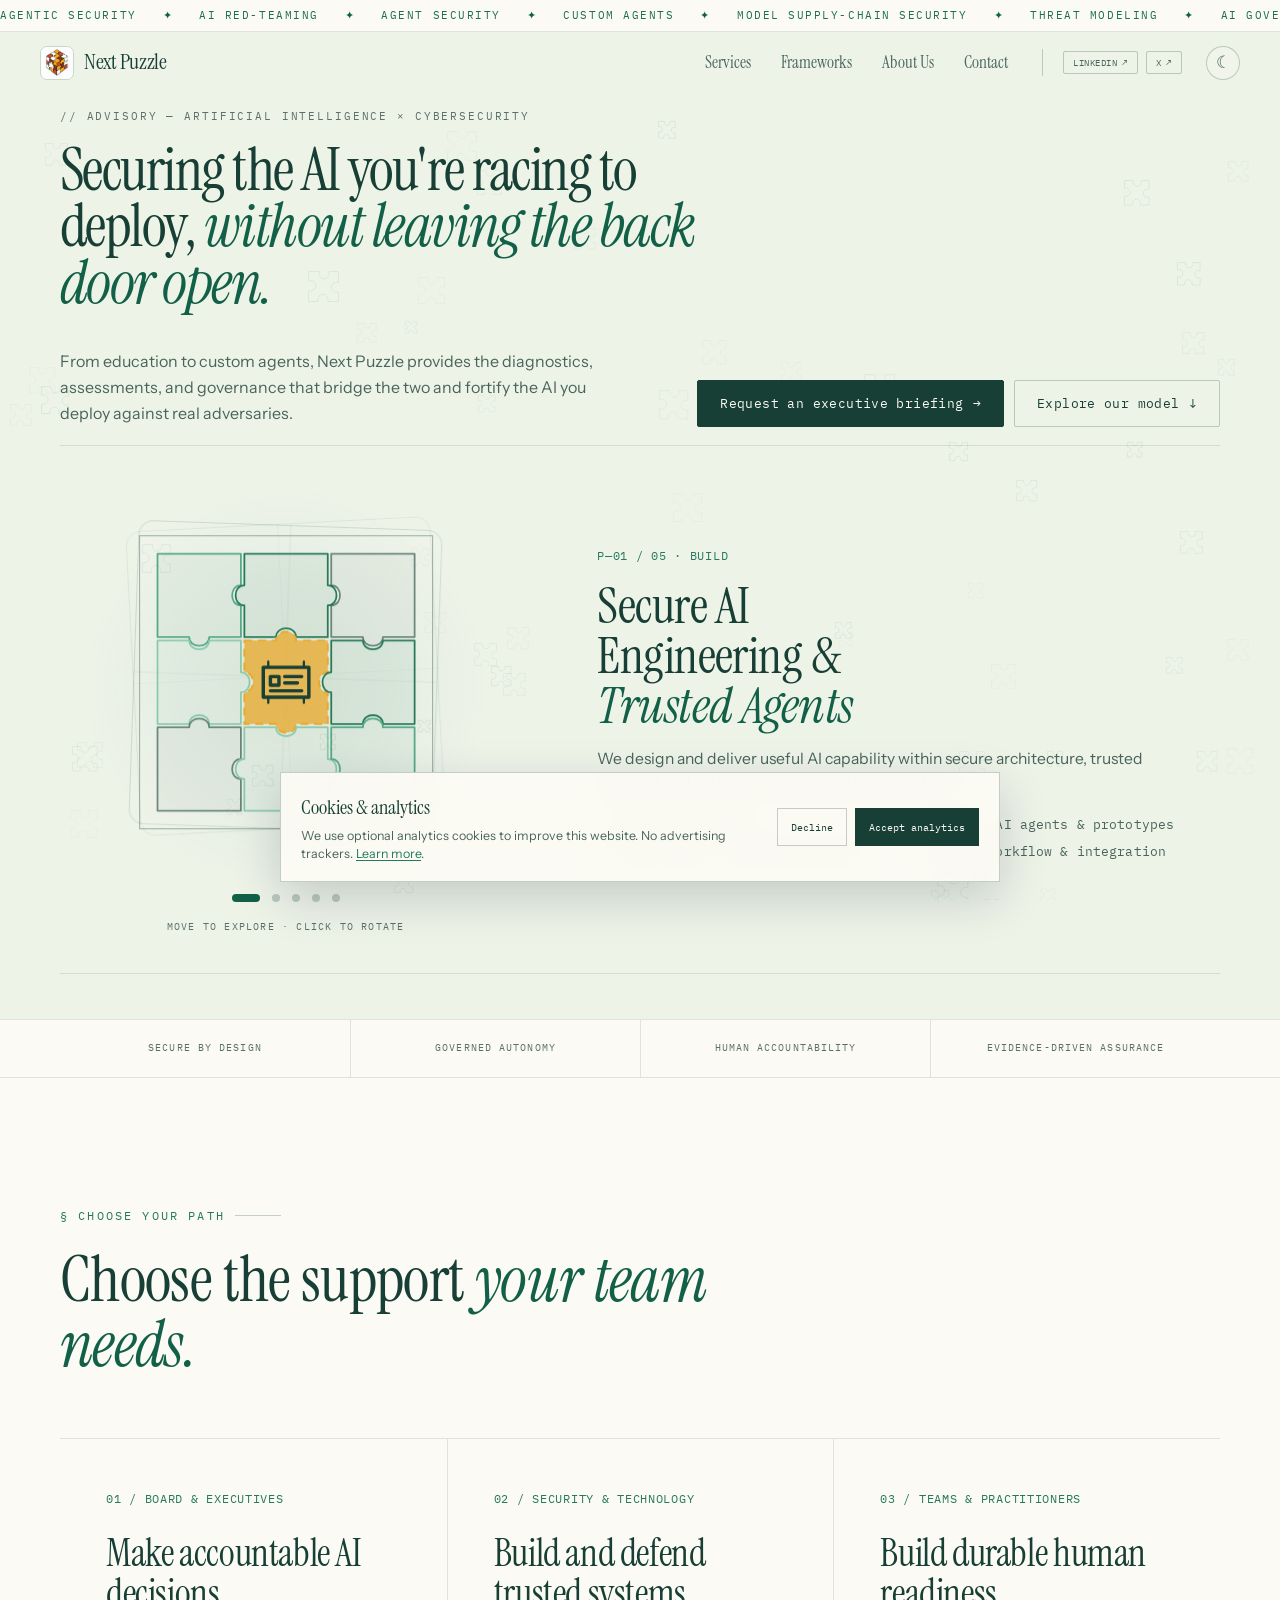
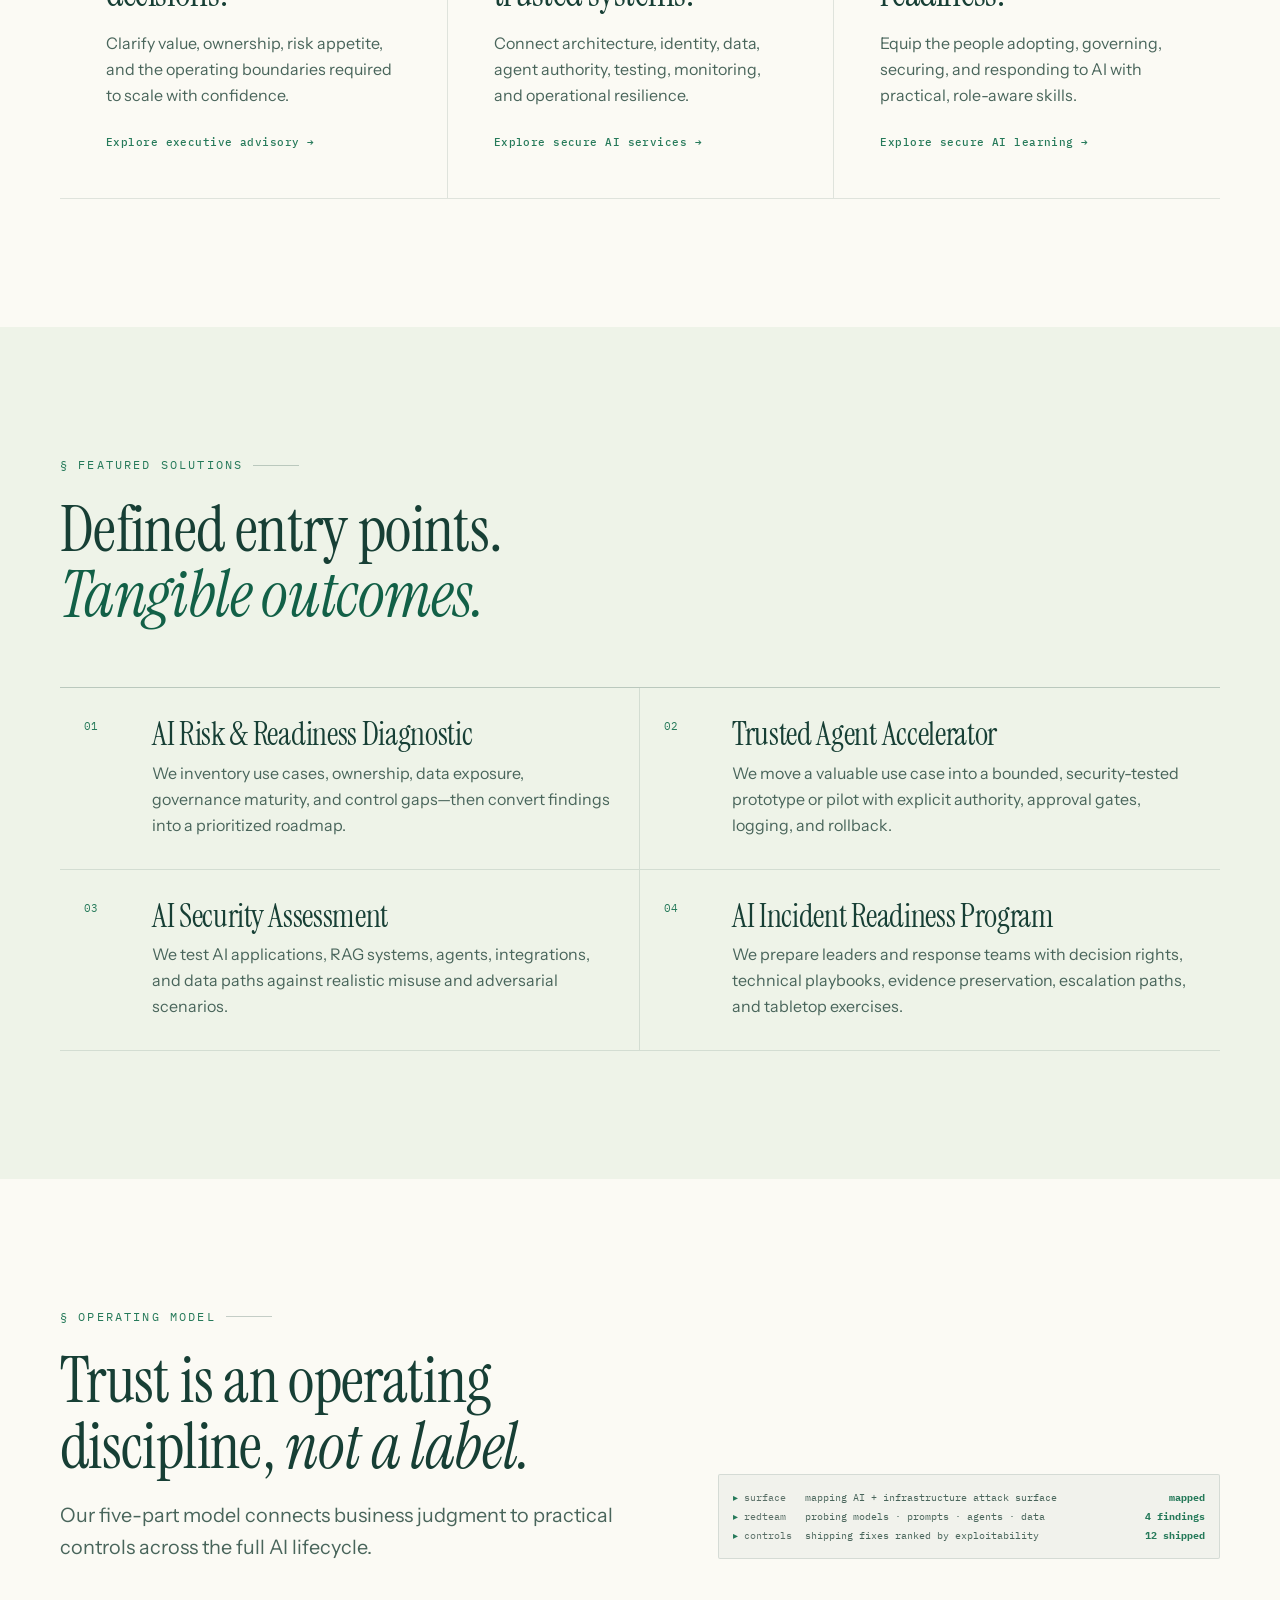
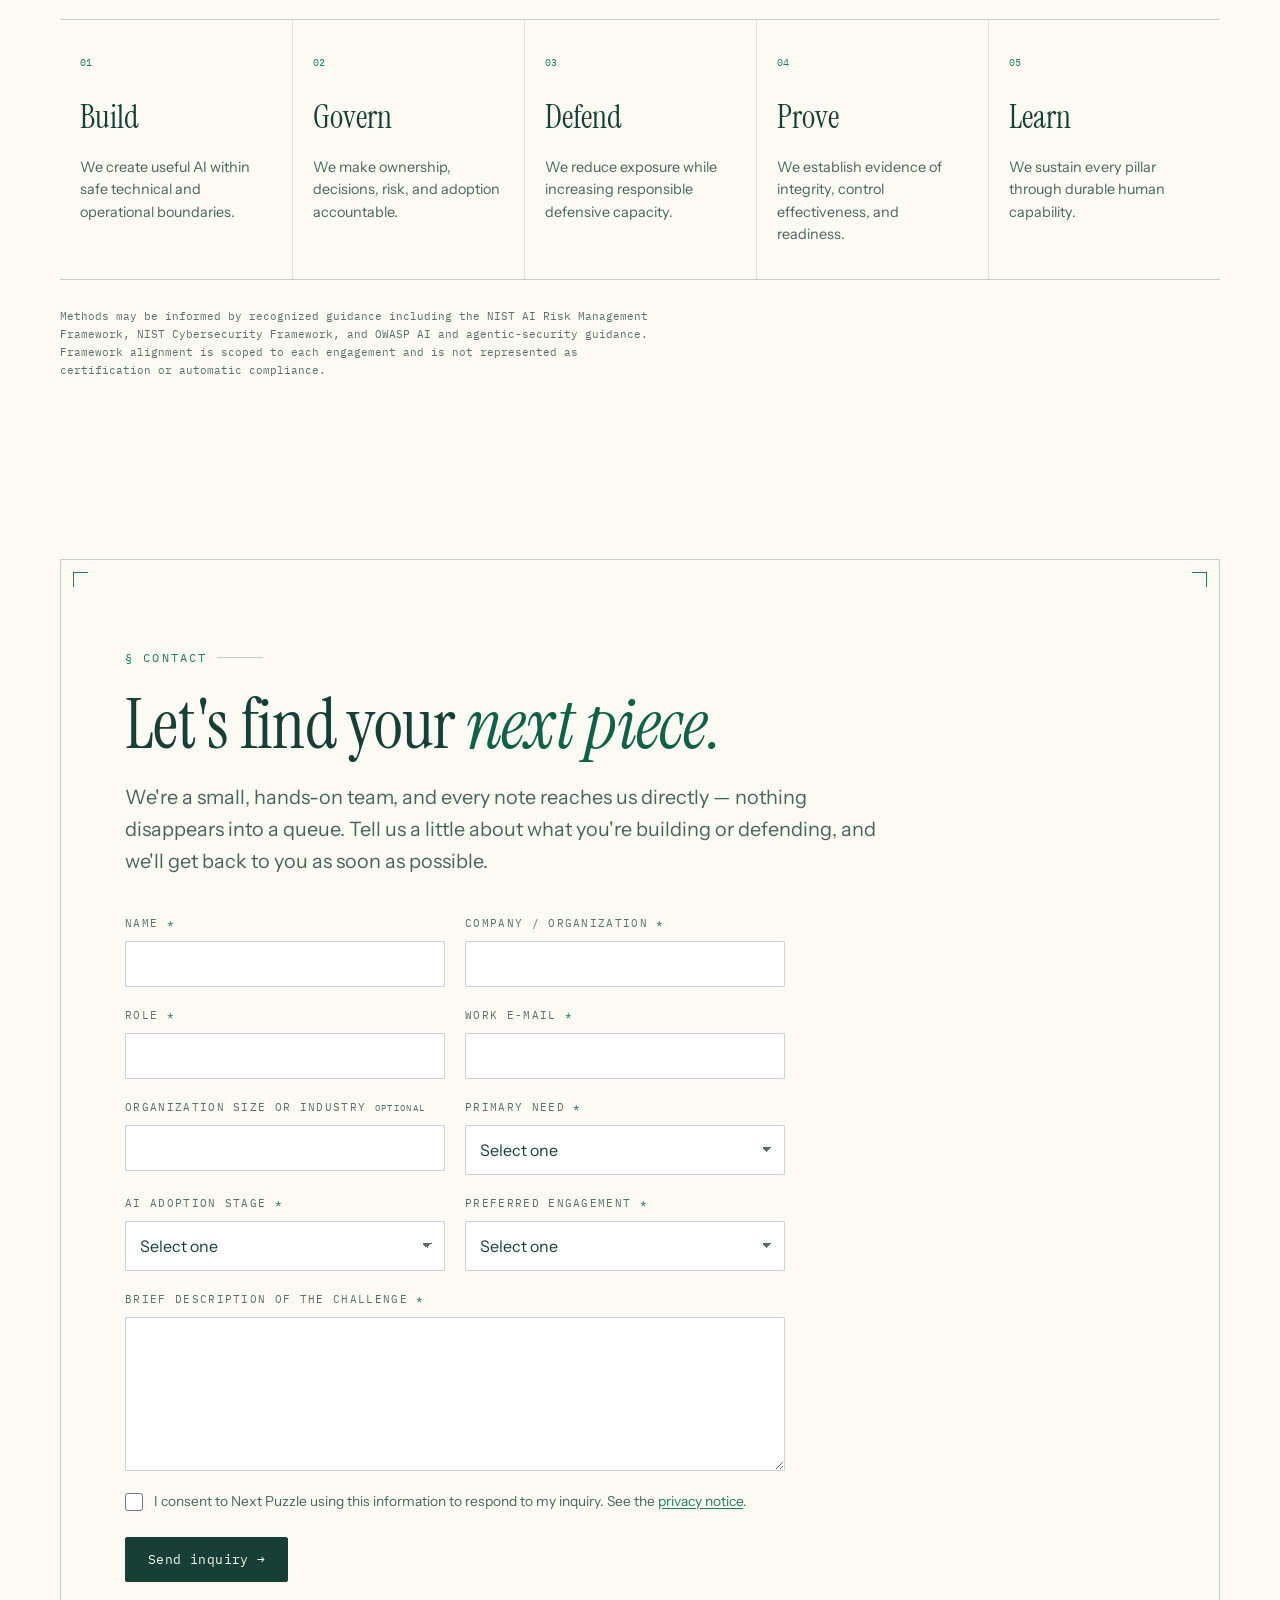
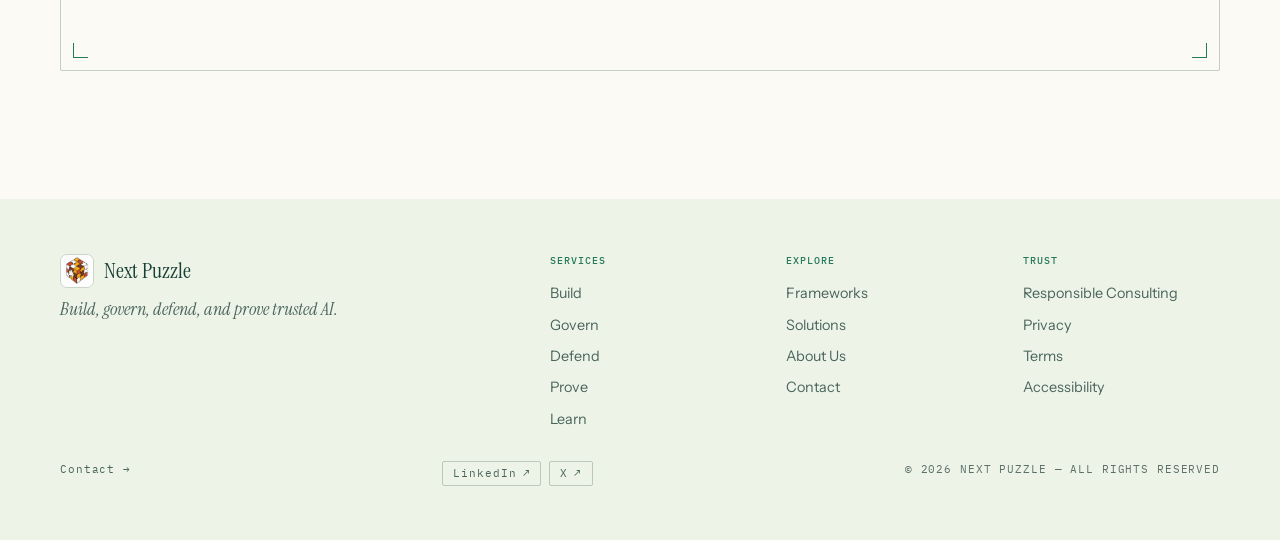
<file: index.html>
<!DOCTYPE html>
<html lang="en">
<head>
  <meta charset="UTF-8" />
  <meta name="viewport" content="width=device-width, initial-scale=1.0" />
  <title>Next Puzzle — AI × Cybersecurity Advisory</title>
  <meta name="description" content="Next Puzzle helps organizations build, govern, defend, and prove trusted AI through secure engineering, accountable governance, cyber resilience, and evidence-driven assurance." />
  <meta name="theme-color" content="#eef3e8" />
  <meta name="color-scheme" content="dark light" />

  <script>
    (function () {
      var saved = null;
      try { saved = localStorage.getItem('next-puzzle-theme'); } catch (e) {}
      var theme = saved || 'light';
      document.documentElement.setAttribute('data-theme', theme);
    }());
  </script>

  <meta property="og:title" content="Next Puzzle — AI × Cybersecurity Advisory" />
  <meta property="og:description" content="Build, govern, defend, and prove trusted AI with secure engineering, accountable governance, cyber resilience, and evidence-driven assurance." />
  <meta property="og:type" content="website" />
  <meta property="og:url" content="https://nextpuzzleai.com" />

  <link rel="icon" type="image/svg+xml" href="assets/favicon.svg" />
  <link rel="preconnect" href="https://fonts.googleapis.com" />
  <link rel="preconnect" href="https://fonts.gstatic.com" crossorigin />
  <link href="https://fonts.googleapis.com/css2?family=Instrument+Serif:ital@0;1&family=Instrument+Sans:ital,wght@0,400;0,500;0,600;1,400&family=IBM+Plex+Mono:wght@400;500;600&display=swap" rel="stylesheet" />
  <link rel="stylesheet" href="styles.css?v=20260908-07" />
</head>
<body>
  <div class="puzzle-field" id="puzzleField" aria-hidden="true"></div>
  <!-- scrolling capability ticker -->
  <div class="ticker" aria-hidden="true">
    <div class="ticker-track">
      <div class="ticker-group">
      <span>AGENTIC SECURITY</span><i>✦</i>
      <span>AI RED-TEAMING</span><i>✦</i>
      <span>AGENT SECURITY</span><i>✦</i>
      <span>CUSTOM AGENTS</span><i>✦</i>
      <span>MODEL SUPPLY-CHAIN SECURITY</span><i>✦</i>
      <span>THREAT MODELING</span><i>✦</i>
      <span>AI GOVERNANCE &amp; RISK</span><i>✦</i>
      <span>AI-DRIVEN DEFENSE</span><i>✦</i>
      <span>PROMPT-INJECTION DEFENSE</span><i>✦</i>
      <span>INTELLIGENT THREAT DETECTION</span><i>✦</i>
      <span>DATA &amp; MODEL INTEGRITY</span><i>✦</i>
      <span>AI INCIDENT RESPONSE</span><i>✦</i>
      <span>ADVERSARIAL ROBUSTNESS</span><i>✦</i>
      </div>
      <div class="ticker-group">
      <span>AGENTIC SECURITY</span><i>✦</i>
      <span>AI RED-TEAMING</span><i>✦</i>
      <span>AGENT SECURITY</span><i>✦</i>
      <span>CUSTOM AGENTS</span><i>✦</i>
      <span>MODEL SUPPLY-CHAIN SECURITY</span><i>✦</i>
      <span>THREAT MODELING</span><i>✦</i>
      <span>AI GOVERNANCE &amp; RISK</span><i>✦</i>
      <span>AI-DRIVEN DEFENSE</span><i>✦</i>
      <span>PROMPT-INJECTION DEFENSE</span><i>✦</i>
      <span>INTELLIGENT THREAT DETECTION</span><i>✦</i>
      <span>DATA &amp; MODEL INTEGRITY</span><i>✦</i>
      <span>AI INCIDENT RESPONSE</span><i>✦</i>
      <span>ADVERSARIAL ROBUSTNESS</span><i>✦</i>
      </div>
    </div>
  </div>

  <!-- nav -->
  <header class="nav" id="nav">
    <a href="#top" class="brand" aria-label="Next Puzzle home">
      <img class="brand-logo" src="assets/next-puzzle-logo.jpeg" alt="" width="40" height="40" />
      <span class="brand-name">Next&nbsp;Puzzle</span>
    </a>
    <nav class="nav-links" aria-label="Primary">
      <div class="nav-services">
        <a href="#services" aria-haspopup="true">Services</a>
        <div class="services-menu">
          <a href="#serviceExplorer" data-select-service="0"><b>Build</b><span>Secure engineering &amp; trusted agents</span></a>
          <a href="#serviceExplorer" data-select-service="1"><b>Govern</b><span>Executive advisory &amp; AI governance</span></a>
          <a href="#serviceExplorer" data-select-service="2"><b>Defend</b><span>Agent security &amp; cyber defense</span></a>
          <a href="#serviceExplorer" data-select-service="3"><b>Prove</b><span>Integrity, assurance &amp; trust</span></a>
          <a href="#serviceExplorer" data-select-service="4"><b>Learn</b><span>Secure AI learning &amp; readiness</span></a>
        </div>
      </div>
      <a href="#frameworks">Frameworks</a>
      <a href="about.html">About Us</a>
      <a href="#contact">Contact</a>
      <span class="nav-social">
        <a href="https://www.linkedin.com/company/linkedin.com-nextpuzzleai/" target="_blank" rel="noopener noreferrer" aria-label="Next Puzzle on LinkedIn (opens in a new tab)">LinkedIn <span aria-hidden="true">↗</span></a>
        <a href="https://x.com/nextpuzzleai" target="_blank" rel="noopener noreferrer" aria-label="Next Puzzle on X (opens in a new tab)">X <span aria-hidden="true">↗</span></a>
      </span>
    </nav>
    <button class="theme-toggle" id="themeToggle" type="button" aria-label="Switch to light theme" title="Switch to light theme">
      <span class="theme-icon theme-icon-light" aria-hidden="true">☼</span>
      <span class="theme-icon theme-icon-dark" aria-hidden="true">☾</span>
    </button>
    <button class="nav-toggle" id="navToggle" aria-label="Toggle menu" aria-expanded="false">MENU</button>
  </header>

  <main id="top">
    <!-- HERO -->
    <section class="hero" id="services">
      <span class="frame-mark tl" aria-hidden="true"></span>
      <span class="frame-mark tr" aria-hidden="true"></span>
      <span class="frame-mark bl" aria-hidden="true"></span>
      <span class="frame-mark br" aria-hidden="true"></span>

      <div class="hero-intro">
        <div class="hero-copy">
          <p class="eyebrow reveal">// ADVISORY — ARTIFICIAL INTELLIGENCE × CYBERSECURITY</p>
          <h1 class="hero-title reveal">Securing the AI you're racing to deploy, <span class="ital">without leaving the back door open.</span></h1>
        </div>
        <div class="hero-support reveal">
          <p class="hero-deck">From education to custom agents, Next Puzzle provides the diagnostics, assessments, and governance that bridge the two and fortify the AI you deploy against real&nbsp;adversaries.</p>
          <nav class="hero-actions" aria-label="Hero actions">
            <a href="#contact" class="hero-action hero-action-primary">Request an executive briefing <span aria-hidden="true">→</span></a>
            <a href="#serviceExplorer" class="hero-action hero-action-secondary">Explore our model <span aria-hidden="true">↓</span></a>
          </nav>
        </div>
      </div>

      <div class="service-explorer reveal" id="serviceExplorer" data-active-service="0">
        <div class="cube-column">
          <button class="cube-stage" id="serviceCube" type="button" aria-label="Show next service">
            <span class="cube-aura" aria-hidden="true"></span>
            <span class="cube-tilt" id="cubeTilt" aria-hidden="true">
              <span class="puzzle-cube" id="puzzleCube">
                <span class="cube-face cube-front" data-face="0"></span>
                <span class="cube-face cube-right" data-face="1"></span>
                <span class="cube-face cube-back" data-face="2"></span>
                <span class="cube-face cube-left" data-face="3"></span>
                <span class="cube-face cube-top" data-face="4"></span>
                <span class="cube-face cube-bottom" data-face="5"></span>
              </span>
            </span>
          </button>

          <p class="service-current" aria-live="polite">
            <span class="service-current-ref">P—01 / 05</span>
            <span class="service-current-name">Build</span>
          </p>

          <div class="service-dots" role="tablist" aria-label="Service categories">
            <button class="service-dot is-active" type="button" role="tab" aria-selected="true" aria-controls="service-panel-0" data-service="0"><span class="sr-only">Build</span></button>
            <button class="service-dot" type="button" role="tab" aria-selected="false" aria-controls="service-panel-1" data-service="1"><span class="sr-only">Govern</span></button>
            <button class="service-dot" type="button" role="tab" aria-selected="false" aria-controls="service-panel-2" data-service="2"><span class="sr-only">Defend</span></button>
            <button class="service-dot" type="button" role="tab" aria-selected="false" aria-controls="service-panel-3" data-service="3"><span class="sr-only">Prove</span></button>
            <button class="service-dot" type="button" role="tab" aria-selected="false" aria-controls="service-panel-4" data-service="4"><span class="sr-only">Learn</span></button>
          </div>
          <p class="cube-hint"><span class="hint-pointer">Move to explore · click to rotate</span><span class="hint-touch">Tap cube to change service</span></p>
        </div>

        <div class="service-panels">
          <article class="service-panel is-active" id="service-panel-0" role="tabpanel">
            <span class="entry-ref">P—01 / 05 · BUILD</span>
            <h3>Secure AI Engineering &amp; <span class="ital">Trusted Agents</span></h3>
            <p>We design and deliver useful AI capability within secure architecture, trusted data, defined authority, and accountable workflows.</p>
            <ul class="specs">
              <li>Secure AI systems</li>
              <li>Custom AI agents &amp; prototypes</li>
              <li>Secure RAG &amp; knowledge systems</li>
              <li>Agent workflow &amp; integration design</li>
            </ul>
          </article>

          <article class="service-panel" id="service-panel-1" role="tabpanel" hidden>
            <span class="entry-ref">P—02 / 05 · GOVERN</span>
            <h3>Executive Advisory &amp; <span class="ital">AI Governance</span></h3>
            <p>We help leaders make sound AI decisions and establish an operating model that enables innovation without unmanaged enterprise risk.</p>
            <ul class="specs">
              <li>Executive &amp; board AI advisory</li>
              <li>AI risk &amp; readiness diagnostic</li>
              <li>AI strategy &amp; governance</li>
              <li>Accountability &amp; risk management</li>
            </ul>
          </article>

          <article class="service-panel" id="service-panel-2" role="tabpanel" hidden>
            <span class="entry-ref">P—03 / 05 · DEFEND</span>
            <h3>Agent Security &amp; <span class="ital">AI-Enabled Defense</span></h3>
            <p>We secure AI systems against adversarial misuse and apply AI to increase cyber team capacity, speed, coverage, and decision quality.</p>
            <ul class="specs">
              <li>Agent security &amp; AI identity</li>
              <li>Cyber threat intelligence</li>
              <li>AI-enabled cyber defense</li>
              <li>AI incident readiness &amp; resilience</li>
            </ul>
          </article>

          <article class="service-panel" id="service-panel-3" role="tabpanel" hidden>
            <span class="entry-ref">P—04 / 05 · PROVE</span>
            <h3>AI Integrity, Assurance &amp; <span class="ital">Trust</span></h3>
            <p>We establish evidence that an AI system or agent is sufficiently secure, controlled, traceable, and reliable for its intended business use.</p>
            <ul class="specs">
              <li>Data &amp; model integrity</li>
              <li>Audit evidence &amp; board reporting</li>
              <li>Secure AI launch gate</li>
              <li>Continuous AI assurance</li>
            </ul>
          </article>

          <article class="service-panel" id="service-panel-4" role="tabpanel" hidden>
            <span class="entry-ref">P—05 / 05 · LEARN</span>
            <h3>Secure AI Learning &amp; <span class="ital">Readiness</span></h3>
            <p>We equip leaders, builders, defenders, and the wider workforce with practical skills to adopt, govern, secure, and respond to AI responsibly.</p>
            <ul class="specs">
              <li>Executive education</li>
              <li>Team workshops</li>
              <li>Secure AI builder workshops</li>
              <li>Technical training</li>
            </ul>
          </article>
        </div>
      </div>
    </section>

    <section class="trust-strip" aria-label="How we work">
      <span>Secure by design</span><span>Governed autonomy</span><span>Human accountability</span><span>Evidence-driven assurance</span>
    </section>

    <section class="section pathways" id="solutions">
      <div class="section-head reveal">
        <p class="kicker">§ Choose your path</p>
        <h2>Choose the support <span class="ital">your team needs.</span></h2>
      </div>
      <div class="path-grid reveal">
        <a class="path-card" href="#contact">
          <span class="entry-ref">01 / BOARD &amp; EXECUTIVES</span>
          <h3>Make accountable AI decisions.</h3>
          <p>Clarify value, ownership, risk appetite, and the operating boundaries required to scale with confidence.</p>
          <b>Explore executive advisory →</b>
        </a>
        <a class="path-card" href="#serviceExplorer">
          <span class="entry-ref">02 / SECURITY &amp; TECHNOLOGY</span>
          <h3>Build and defend trusted systems.</h3>
          <p>Connect architecture, identity, data, agent authority, testing, monitoring, and operational resilience.</p>
          <b>Explore secure AI services →</b>
        </a>
        <a class="path-card" href="#serviceExplorer" data-select-service="4">
          <span class="entry-ref">03 / TEAMS &amp; PRACTITIONERS</span>
          <h3>Build durable human readiness.</h3>
          <p>Equip the people adopting, governing, securing, and responding to AI with practical, role-aware skills.</p>
          <b>Explore secure AI learning →</b>
        </a>
      </div>
    </section>

    <section class="section featured" id="featured">
      <div class="section-head reveal">
        <p class="kicker">§ Featured solutions</p>
        <h2>Defined entry points.<br /><span class="ital">Tangible outcomes.</span></h2>
      </div>
      <div class="solution-grid reveal">
        <article><span>01</span><h3>AI Risk &amp; Readiness Diagnostic</h3><p>We inventory use cases, ownership, data exposure, governance maturity, and control gaps—then convert findings into a prioritized roadmap.</p></article>
        <article><span>02</span><h3>Trusted Agent Accelerator</h3><p>We move a valuable use case into a bounded, security-tested prototype or pilot with explicit authority, approval gates, logging, and rollback.</p></article>
        <article><span>03</span><h3>AI Security Assessment</h3><p>We test AI applications, RAG systems, agents, integrations, and data paths against realistic misuse and adversarial scenarios.</p></article>
        <article><span>04</span><h3>AI Incident Readiness Program</h3><p>We prepare leaders and response teams with decision rights, technical playbooks, evidence preservation, escalation paths, and tabletop exercises.</p></article>
      </div>
    </section>

    <section class="section operating-model" id="frameworks">
      <div class="model-head">
        <div class="model-intro reveal">
          <p class="kicker">§ Operating model</p>
          <h2>Trust is an operating discipline, <span class="ital">not a label.</span></h2>
          <p class="lede">Our five-part model connects business judgment to practical controls across the full AI lifecycle.</p>
        </div>
        <div class="readout model-readout reveal" aria-label="Live capability board">
          <p><span class="rk">surface</span><span class="readout-value">mapping AI + infrastructure attack surface</span><b class="ok readout-status">mapped</b></p>
          <p><span class="rk">redteam</span><span class="readout-value">probing models · prompts · agents · data</span><b class="ok readout-status">4 findings</b></p>
          <p><span class="rk">controls</span><span class="readout-value">shipping fixes ranked by exploitability</span><b class="ok readout-status">12 shipped</b></p>
        </div>
      </div>
      <ol class="model-steps reveal">
        <li><span>01</span><b>Build</b><p>We create useful AI within safe technical and operational boundaries.</p></li>
        <li><span>02</span><b>Govern</b><p>We make ownership, decisions, risk, and adoption accountable.</p></li>
        <li><span>03</span><b>Defend</b><p>We reduce exposure while increasing responsible defensive capacity.</p></li>
        <li><span>04</span><b>Prove</b><p>We establish evidence of integrity, control effectiveness, and readiness.</p></li>
        <li><span>05</span><b>Learn</b><p>We sustain every pillar through durable human capability.</p></li>
      </ol>
      <p class="framework-note reveal">Methods may be informed by recognized guidance including the NIST AI Risk Management Framework, NIST Cybersecurity Framework, and OWASP AI and agentic-security guidance. Framework alignment is scoped to each engagement and is not represented as certification or automatic compliance.</p>
    </section>

    <!-- CONTACT -->
    <section class="section contact" id="contact">
      <div class="cta reveal">
        <span class="frame-mark tl" aria-hidden="true"></span>
        <span class="frame-mark tr" aria-hidden="true"></span>
        <span class="frame-mark bl" aria-hidden="true"></span>
        <span class="frame-mark br" aria-hidden="true"></span>
        <p class="kicker">§ Contact</p>
        <h2>Let's find your <span class="ital">next piece.</span></h2>
        <p class="lede">We're a small, hands-on team, and every note reaches us directly — nothing
          disappears into a queue. Tell us a little about what you're building or defending, and we'll
          get back to you as soon as possible.</p>

        <form class="inquiry" id="inquiry" method="post" action="contact.php" novalidate>
          <div class="field-row">
            <div class="field">
              <label for="f-name">Name <span class="req" aria-hidden="true">*</span></label>
              <input id="f-name" name="name" type="text" required maxlength="100" autocomplete="name" />
            </div>
            <div class="field">
              <label for="f-org">Company / Organization <span class="req" aria-hidden="true">*</span></label>
              <input id="f-org" name="org" type="text" required maxlength="120" autocomplete="organization" />
            </div>
          </div>
          <div class="field-row">
            <div class="field">
              <label for="f-role">Role <span class="req" aria-hidden="true">*</span></label>
              <input id="f-role" name="role" type="text" required maxlength="120" autocomplete="organization-title" />
            </div>
            <div class="field">
              <label for="f-email">Work e-mail <span class="req" aria-hidden="true">*</span></label>
              <input id="f-email" name="email" type="email" required maxlength="150" autocomplete="email" />
            </div>
          </div>
          <div class="field-row">
            <div class="field">
              <label for="f-context">Organization size or industry <span class="optional">Optional</span></label>
              <input id="f-context" name="context" type="text" maxlength="160" />
            </div>
            <div class="field">
              <label for="f-need">Primary need <span class="req" aria-hidden="true">*</span></label>
              <select id="f-need" name="need" required>
                <option value="">Select one</option><option>Build secure AI capability</option><option>Govern AI adoption</option><option>Defend AI systems</option><option>Prove AI integrity and readiness</option><option>Educate leaders or teams</option><option>Responsible disclosure</option><option>Other</option>
              </select>
            </div>
          </div>
          <div class="field-row">
            <div class="field">
              <label for="f-stage">AI adoption stage <span class="req" aria-hidden="true">*</span></label>
              <select id="f-stage" name="stage" required>
                <option value="">Select one</option><option>Exploring</option><option>Experimenting</option><option>Piloting</option><option>In production</option><option>Scaling</option><option>Not sure</option>
              </select>
            </div>
            <div class="field">
              <label for="f-engagement">Preferred engagement <span class="req" aria-hidden="true">*</span></label>
              <select id="f-engagement" name="engagement" required>
                <option value="">Select one</option><option>Executive advisory</option><option>Assessment</option><option>Workshop</option><option>Training</option><option>Technical review</option><option>Speaking</option><option>Other</option>
              </select>
            </div>
          </div>
          <div class="field">
            <label for="f-message">Brief description of the challenge <span class="req" aria-hidden="true">*</span></label>
            <textarea id="f-message" name="message" required rows="5" maxlength="4000"></textarea>
          </div>
          <label class="consent" for="f-consent"><input id="f-consent" name="consent" type="checkbox" value="yes" required /><span>I consent to Next Puzzle using this information to respond to my inquiry. See the <a href="privacy.html">privacy notice</a>.</span></label>
          <div class="hp" aria-hidden="true">
            <label>Leave this field empty
              <input type="text" name="website" tabindex="-1" autocomplete="off" />
            </label>
          </div>
          <div class="form-foot">
            <button type="submit" class="btn btn-primary" id="f-submit">Send inquiry <span class="arrow">→</span></button>
            <p class="form-status" id="form-status" role="status" aria-live="polite"></p>
          </div>
        </form>
      </div>
    </section>
  </main>

  <footer class="footer">
    <div class="footer-grid">
      <div class="footer-brand">
        <div class="footer-top">
          <img class="brand-logo" src="assets/next-puzzle-logo.jpeg" alt="" width="40" height="40" />
          <span class="footer-name">Next Puzzle</span>
        </div>
        <p class="footer-tag">Build, govern, defend, and prove trusted AI.</p>
      </div>
      <nav class="footer-links" aria-label="Services"><b>Services</b><a href="#serviceExplorer">Build</a><a href="#serviceExplorer">Govern</a><a href="#serviceExplorer">Defend</a><a href="#serviceExplorer">Prove</a><a href="#serviceExplorer">Learn</a></nav>
      <nav class="footer-links" aria-label="Explore"><b>Explore</b><a href="#frameworks">Frameworks</a><a href="#featured">Solutions</a><a href="about.html">About Us</a><a href="#contact">Contact</a></nav>
      <nav class="footer-links" aria-label="Policies"><b>Trust</b><a href="responsible-consulting.html">Responsible Consulting</a><a href="privacy.html">Privacy</a><a href="terms.html">Terms</a><a href="accessibility.html">Accessibility</a></nav>
    </div>
    <div class="footer-meta">
      <a href="#contact">Contact&nbsp;→</a>
      <nav class="footer-social" aria-label="Social media">
        <a href="https://www.linkedin.com/company/linkedin.com-nextpuzzleai/" target="_blank" rel="noopener noreferrer" aria-label="Next Puzzle on LinkedIn (opens in a new tab)">LinkedIn <span aria-hidden="true">↗</span></a>
        <a href="https://x.com/nextpuzzleai" target="_blank" rel="noopener noreferrer" aria-label="Next Puzzle on X (opens in a new tab)">X <span aria-hidden="true">↗</span></a>
      </nav>
      <span>© <span id="year">2026</span> NEXT PUZZLE — ALL RIGHTS RESERVED</span>
    </div>
  </footer>

  <aside class="cookie-banner" id="cookieBanner" aria-labelledby="cookieTitle" hidden>
    <div><b id="cookieTitle">Cookies &amp; analytics</b><p>We use optional analytics cookies to improve this website. No advertising trackers. <a href="privacy.html#analytics">Learn more</a>.</p></div>
    <div class="cookie-actions"><button type="button" class="cookie-decline" id="cookieDecline">Decline</button><button type="button" class="cookie-accept" id="cookieAccept">Accept analytics</button></div>
  </aside>

  <script src="script.js?v=20260908-02"></script>
</body>
</html>
</file>
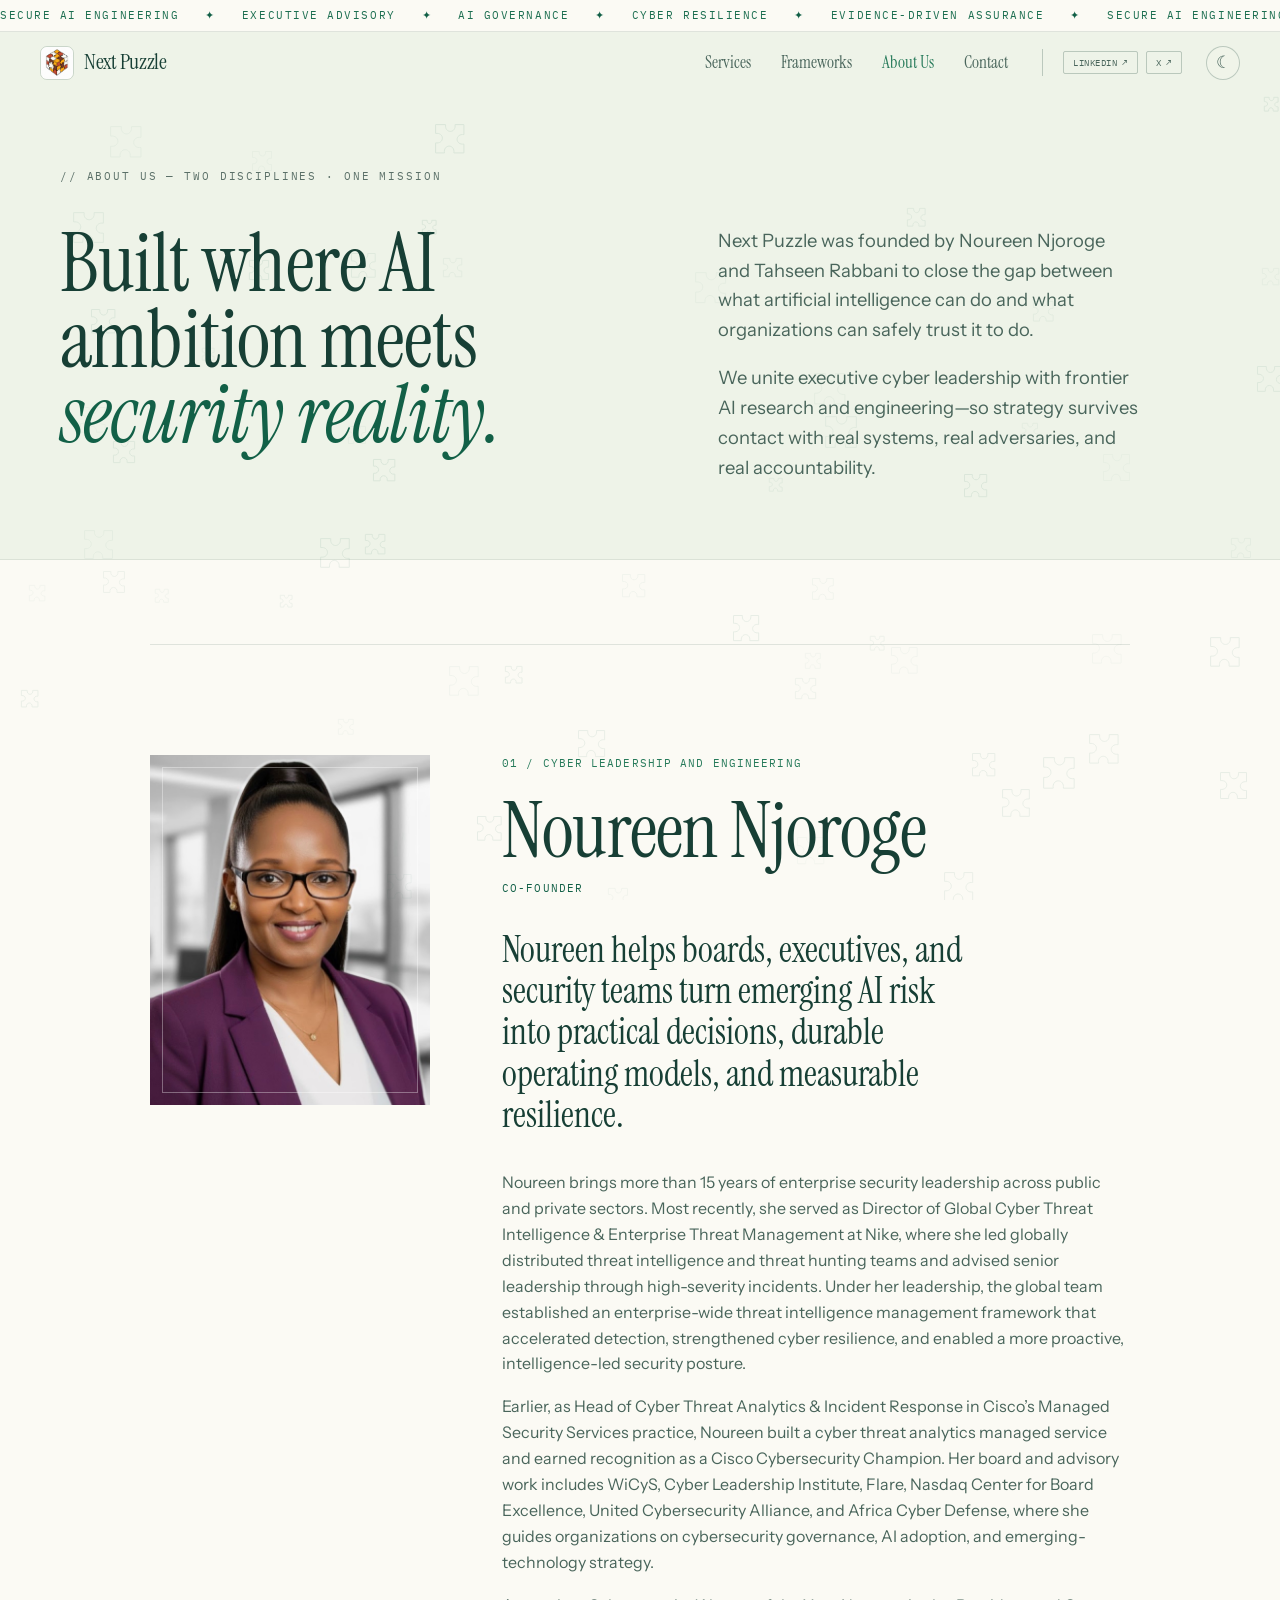
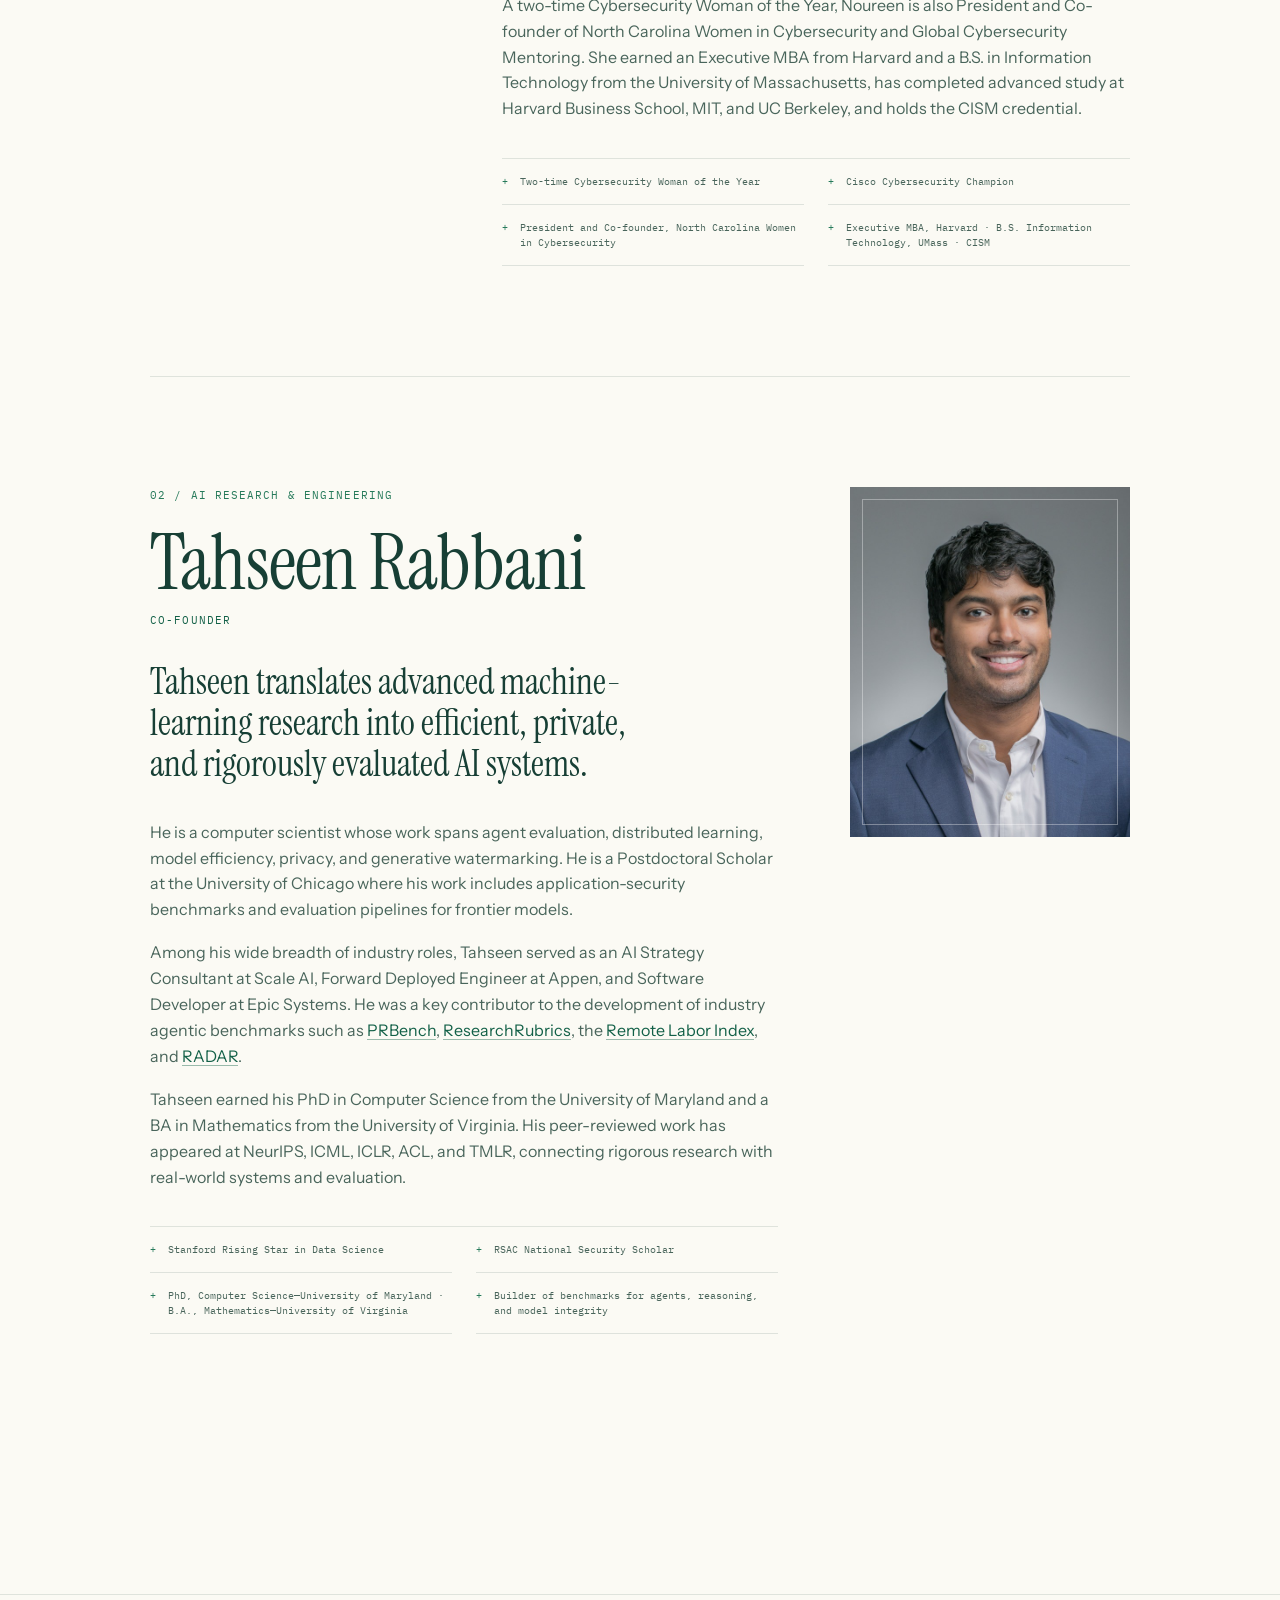
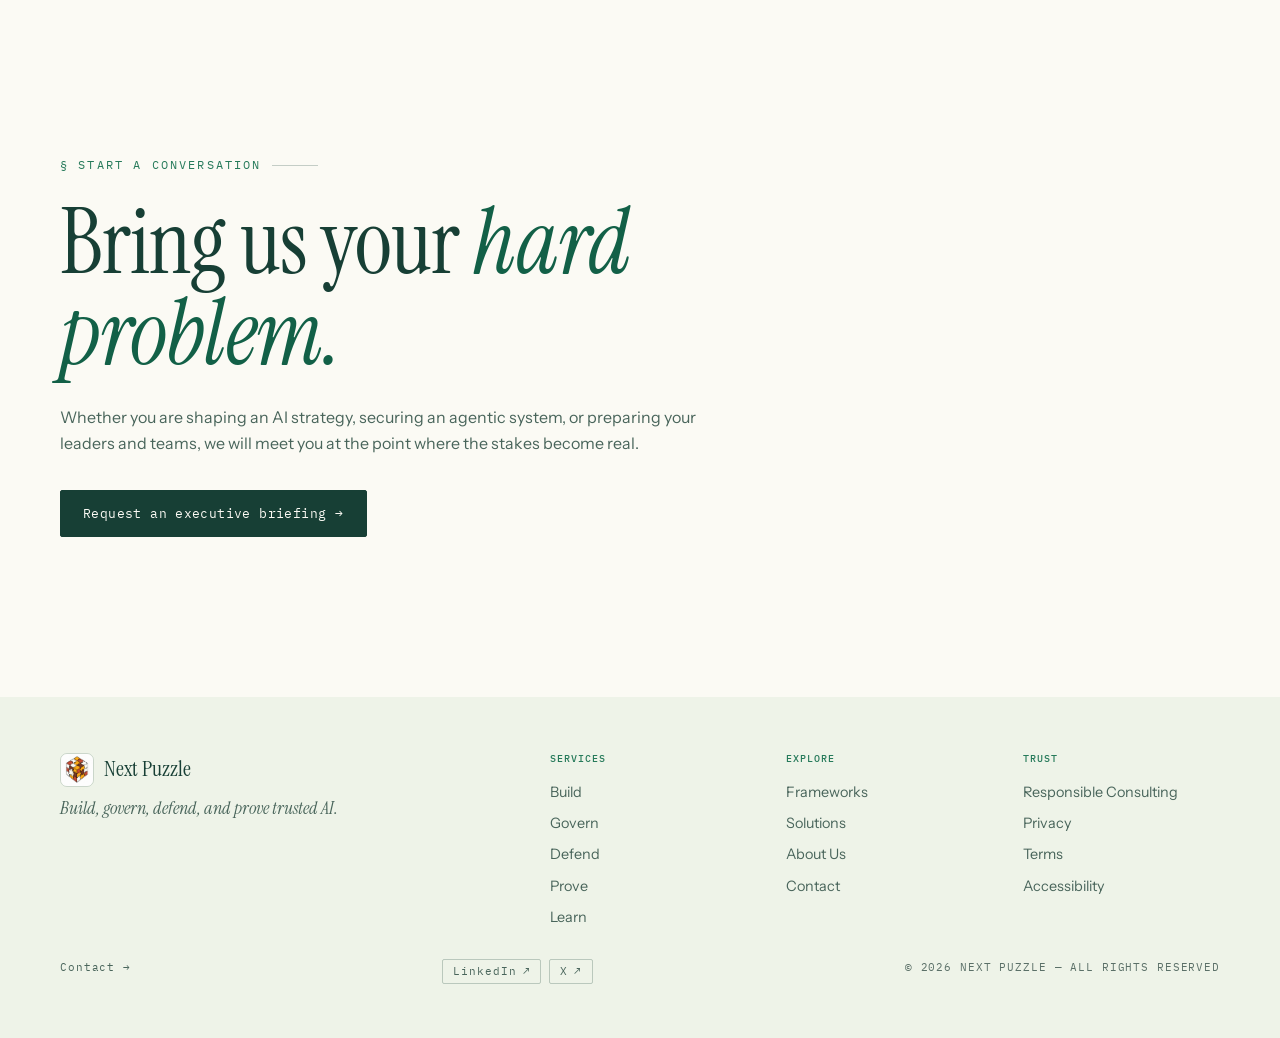
<file: about.html>
<!doctype html>
<html lang="en">
<head>
  <meta charset="UTF-8" />
  <meta name="viewport" content="width=device-width, initial-scale=1.0" />
  <title>About Us — Next Puzzle</title>
  <meta name="description" content="Meet Next Puzzle co-founders Noureen Njoroge and Tahseen Rabbani—leaders in cybersecurity, AI research, governance, and secure engineering." />
  <meta name="theme-color" content="#eef3e8" />
  <meta name="color-scheme" content="dark light" />
  <script>
    (function () {
      var saved = null;
      try { saved = localStorage.getItem('next-puzzle-theme'); } catch (e) {}
      var theme = saved || 'light';
      document.documentElement.setAttribute('data-theme', theme);
    }());
  </script>
  <link rel="preconnect" href="https://fonts.googleapis.com" />
  <link rel="preconnect" href="https://fonts.gstatic.com" crossorigin />
  <link href="https://fonts.googleapis.com/css2?family=Instrument+Serif:ital@0;1&family=Instrument+Sans:ital,wght@0,400;0,500;0,600;1,400&family=IBM+Plex+Mono:wght@400;500;600&display=swap" rel="stylesheet" />
  <link rel="stylesheet" href="styles.css?v=20260908-07" />
  <link rel="stylesheet" href="about.css?v=20260908-10" />
</head>
<body class="about-page">
  <div class="puzzle-field" id="puzzleField" aria-hidden="true"></div>
  <div class="ticker" aria-hidden="true"><div class="ticker-track"><div class="ticker-group">
    <span>SECURE AI ENGINEERING</span><i>✦</i><span>EXECUTIVE ADVISORY</span><i>✦</i><span>AI GOVERNANCE</span><i>✦</i><span>CYBER RESILIENCE</span><i>✦</i><span>EVIDENCE-DRIVEN ASSURANCE</span><i>✦</i>
  </div><div class="ticker-group"><span>SECURE AI ENGINEERING</span><i>✦</i><span>EXECUTIVE ADVISORY</span><i>✦</i><span>AI GOVERNANCE</span><i>✦</i><span>CYBER RESILIENCE</span><i>✦</i><span>EVIDENCE-DRIVEN ASSURANCE</span><i>✦</i></div></div></div>

  <header class="nav" id="nav">
    <a href="index.html" class="brand" aria-label="Next Puzzle home"><img class="brand-logo" src="assets/next-puzzle-logo.jpeg" alt="" width="40" height="40" /><span class="brand-name">Next&nbsp;Puzzle</span></a>
    <nav class="nav-links" aria-label="Primary"><a href="index.html#services">Services</a><a href="index.html#frameworks">Frameworks</a><a href="about.html" aria-current="page">About Us</a><a href="index.html#contact">Contact</a><span class="nav-social"><a href="https://www.linkedin.com/company/linkedin.com-nextpuzzleai/" target="_blank" rel="noopener noreferrer" aria-label="Next Puzzle on LinkedIn (opens in a new tab)">LinkedIn <span aria-hidden="true">↗</span></a><a href="https://x.com/nextpuzzleai" target="_blank" rel="noopener noreferrer" aria-label="Next Puzzle on X (opens in a new tab)">X <span aria-hidden="true">↗</span></a></span></nav>
    <button class="theme-toggle" id="themeToggle" type="button" aria-label="Switch to light theme" title="Switch to light theme"><span class="theme-icon theme-icon-light" aria-hidden="true">☼</span><span class="theme-icon theme-icon-dark" aria-hidden="true">☾</span></button>
    <button class="nav-toggle" id="navToggle" aria-label="Toggle menu" aria-expanded="false">MENU</button>
  </header>

  <main id="top">
    <section class="about-hero">
      <p class="eyebrow reveal">// ABOUT US — TWO DISCIPLINES · ONE MISSION</p>
      <div class="about-hero-grid">
        <h1 class="reveal">Built where AI ambition meets <span class="ital">security reality.</span></h1>
        <div class="about-hero-copy reveal"><p>Next Puzzle was founded by Noureen Njoroge and Tahseen Rabbani to close the gap between what artificial intelligence can do and what organizations can safely trust it to do.</p><p>We unite executive cyber leadership with frontier AI research and engineering—so strategy survives contact with real systems, real adversaries, and real accountability.</p></div>
      </div>
    </section>

    <section class="founders" aria-label="Co-founders">
      <article class="founder founder-noureen reveal">
        <figure><img src="bio_photos/noureen-njoroge.jpg" alt="Noureen Njoroge" width="1179" height="1444" loading="lazy" /></figure>
        <div class="founder-copy"><p class="founder-index">01 / CYBER LEADERSHIP AND ENGINEERING</p><h3>Noureen Njoroge</h3><p class="founder-role">CO-FOUNDER</p><p class="founder-lead">Noureen helps boards, executives, and security teams turn emerging AI risk into practical decisions, durable operating models, and measurable resilience.</p><div class="founder-bio"><p>Noureen brings more than 15 years of enterprise security leadership across public and private sectors. Most recently, she served as Director of Global Cyber Threat Intelligence &amp; Enterprise Threat Management at Nike, where she led globally distributed threat intelligence and threat hunting teams and advised senior leadership through high-severity incidents. Under her leadership, the global team established an enterprise-wide threat intelligence management framework that accelerated detection, strengthened cyber resilience, and enabled a more proactive, intelligence-led security posture.</p><p>Earlier, as Head of Cyber Threat Analytics &amp; Incident Response in Cisco’s Managed Security Services practice, Noureen built a cyber threat analytics managed service and earned recognition as a Cisco Cybersecurity Champion. Her board and advisory work includes WiCyS, Cyber Leadership Institute, Flare, Nasdaq Center for Board Excellence, United Cybersecurity Alliance, and Africa Cyber Defense, where she guides organizations on cybersecurity governance, AI adoption, and emerging-technology strategy.</p><p>A two-time Cybersecurity Woman of the Year, Noureen is also President and Co-founder of North Carolina Women in Cybersecurity and Global Cybersecurity Mentoring. She earned an Executive MBA from Harvard and a B.S. in Information Technology from the University of Massachusetts, has completed advanced study at Harvard Business School, MIT, and UC Berkeley, and holds the CISM credential.</p></div><ul class="founder-signals"><li>Two-time Cybersecurity Woman of the Year</li><li>Cisco Cybersecurity Champion</li><li>President and Co-founder, North Carolina Women in Cybersecurity</li><li>Executive MBA, Harvard · B.S. Information Technology, UMass · CISM</li></ul></div>
      </article>

      <article class="founder founder-tahseen reveal">
        <figure><img src="bio_photos/tahseen-rabbani.jpeg" alt="Tahseen Rabbani" width="800" height="800" loading="lazy" /></figure>
        <div class="founder-copy"><p class="founder-index">02 / AI RESEARCH &amp; ENGINEERING</p><h3>Tahseen Rabbani</h3><p class="founder-role">CO-FOUNDER</p><p class="founder-lead">Tahseen translates advanced machine-learning research into efficient, private, and rigorously evaluated AI systems.</p><div class="founder-bio"><p>He is a computer scientist whose work spans agent evaluation, distributed learning, model efficiency, privacy, and generative watermarking. He is a Postdoctoral Scholar at the University of Chicago where his work includes application-security benchmarks and evaluation pipelines for frontier models.</p><p>Among his wide breadth of industry roles, Tahseen served as an AI Strategy Consultant at Scale AI, Forward Deployed Engineer at Appen, and Software Developer at Epic Systems. He was a key contributor to the development of industry agentic benchmarks such as <a href="https://labs.scale.com/leaderboard/prbench-finance" target="_blank" rel="noopener noreferrer">PRBench</a>, <a href="https://labs.scale.com/papers/researchrubrics" target="_blank" rel="noopener noreferrer">ResearchRubrics</a>, the <a href="https://www.remotelabor.ai/" target="_blank" rel="noopener noreferrer">Remote Labor Index</a>, and <a href="https://www.appen.com/appen-security-benchmark-june-2026" target="_blank" rel="noopener noreferrer">RADAR</a>.</p><p>Tahseen earned his PhD in Computer Science from the University of Maryland and a BA in Mathematics from the University of Virginia. His peer-reviewed work has appeared at NeurIPS, ICML, ICLR, ACL, and TMLR, connecting rigorous research with real-world systems and evaluation.</p></div><ul class="founder-signals"><li>Stanford Rising Star in Data Science</li><li>RSAC National Security Scholar</li><li>PhD, Computer Science—University of Maryland · B.A., Mathematics—University of Virginia</li><li>Builder of benchmarks for agents, reasoning, and model integrity</li></ul></div>
      </article>
    </section>

    <section class="about-cta">
      <div class="reveal"><p class="kicker">§ Start a conversation</p><h2>Bring us your <span class="ital">hard problem.</span></h2><p>Whether you are shaping an AI strategy, securing an agentic system, or preparing your leaders and teams, we will meet you at the point where the stakes become real.</p><a class="hero-action hero-action-primary" href="index.html#contact">Request an executive briefing <span aria-hidden="true">→</span></a></div>
    </section>
  </main>

  <footer class="footer"><div class="footer-grid"><div class="footer-brand"><div class="footer-top"><img class="brand-logo" src="assets/next-puzzle-logo.jpeg" alt="" width="40" height="40" /><span class="footer-name">Next Puzzle</span></div><p class="footer-tag">Build, govern, defend, and prove trusted AI.</p></div><nav class="footer-links" aria-label="Services"><b>Services</b><a href="index.html#serviceExplorer">Build</a><a href="index.html#serviceExplorer">Govern</a><a href="index.html#serviceExplorer">Defend</a><a href="index.html#serviceExplorer">Prove</a><a href="index.html#serviceExplorer">Learn</a></nav><nav class="footer-links" aria-label="Explore"><b>Explore</b><a href="index.html#frameworks">Frameworks</a><a href="index.html#featured">Solutions</a><a href="about.html">About Us</a><a href="index.html#contact">Contact</a></nav><nav class="footer-links" aria-label="Policies"><b>Trust</b><a href="responsible-consulting.html">Responsible Consulting</a><a href="privacy.html">Privacy</a><a href="terms.html">Terms</a><a href="accessibility.html">Accessibility</a></nav></div><div class="footer-meta"><a href="index.html#contact">Contact&nbsp;→</a><nav class="footer-social" aria-label="Social media"><a href="https://www.linkedin.com/company/linkedin.com-nextpuzzleai/" target="_blank" rel="noopener noreferrer" aria-label="Next Puzzle on LinkedIn (opens in a new tab)">LinkedIn <span aria-hidden="true">↗</span></a><a href="https://x.com/nextpuzzleai" target="_blank" rel="noopener noreferrer" aria-label="Next Puzzle on X (opens in a new tab)">X <span aria-hidden="true">↗</span></a></nav><span>© <span id="year">2026</span> NEXT PUZZLE — ALL RIGHTS RESERVED</span></div></footer>
  <script src="script.js?v=20260908-02"></script>
</body>
</html>
</file>
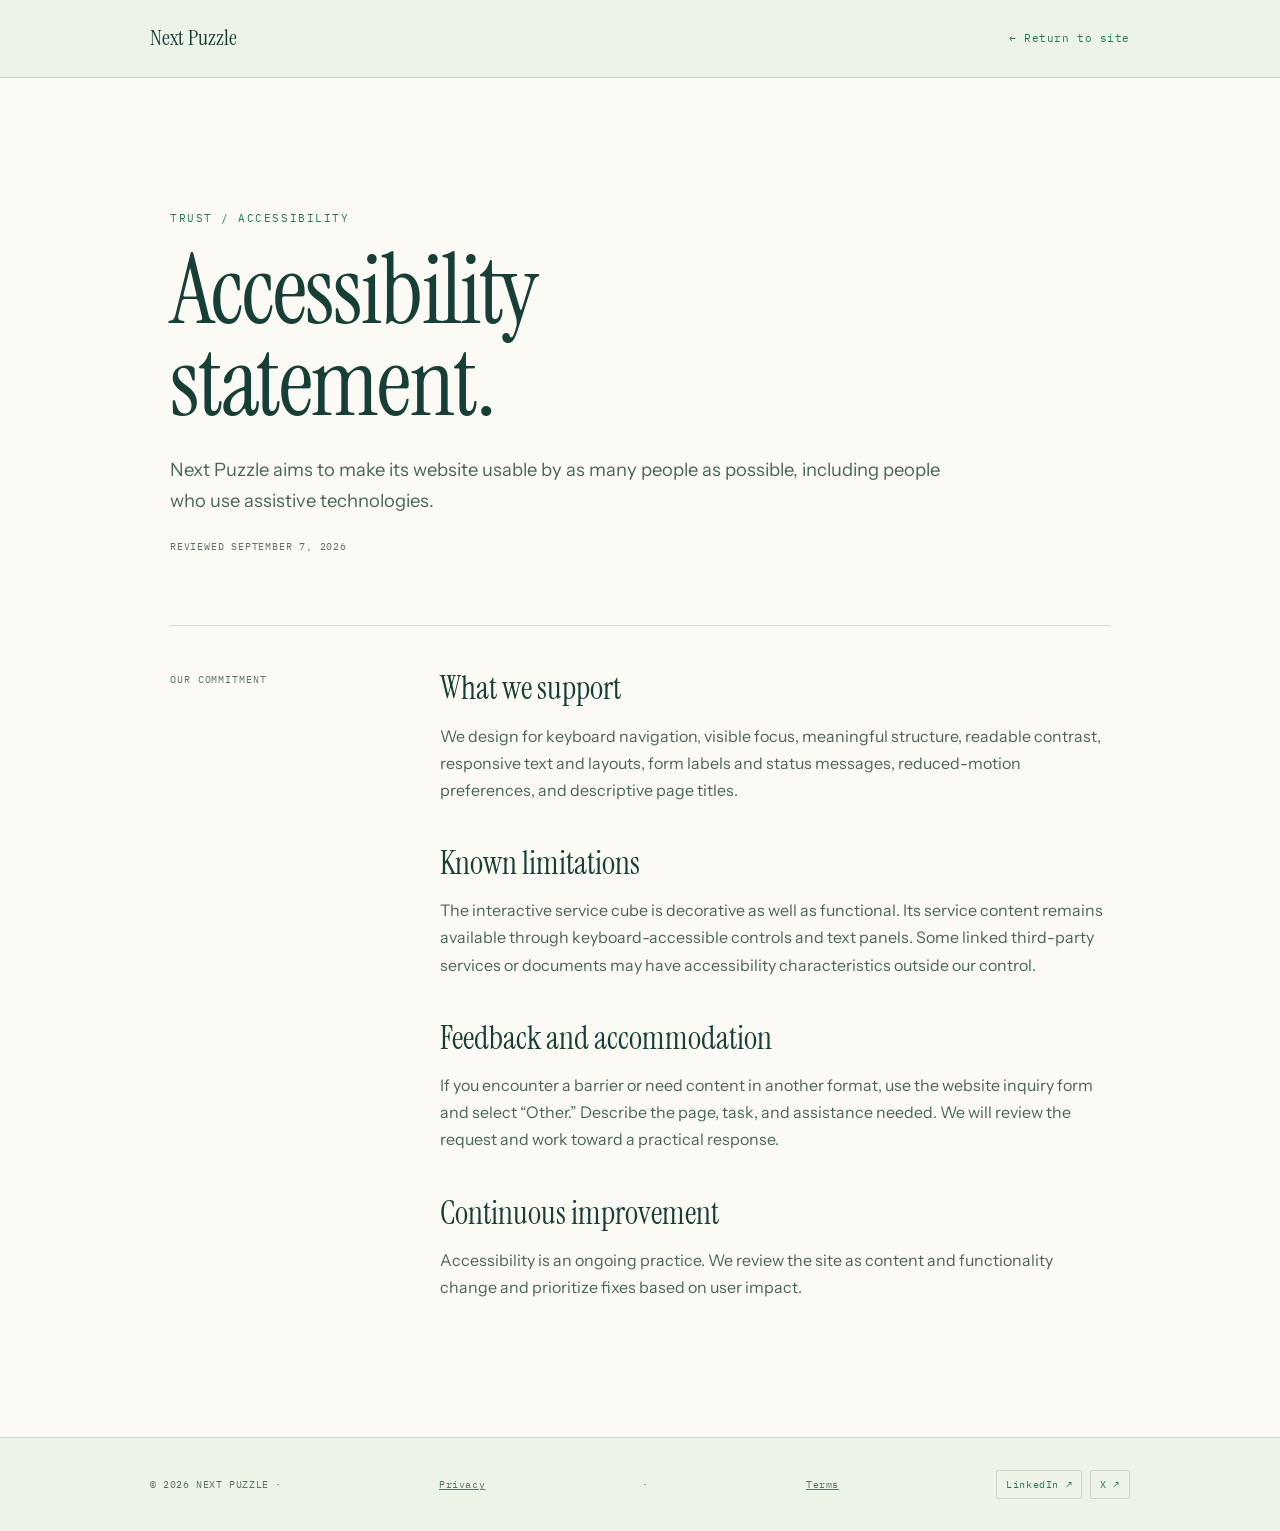
<file: accessibility.html>
<!doctype html><html lang="en"><head><meta charset="utf-8"><meta name="viewport" content="width=device-width,initial-scale=1"><title>Accessibility — Next Puzzle</title><meta name="description" content="Next Puzzle accessibility statement and feedback channel."><link rel="stylesheet" href="legal.css?v=20260908-02"></head><body><nav class="legal-nav"><a class="legal-brand" href="/">Next Puzzle</a><a class="legal-back" href="/">← Return to site</a></nav><main class="legal-main"><p class="legal-kicker">Trust / Accessibility</p><h1>Accessibility statement.</h1><p class="legal-intro">Next Puzzle aims to make its website usable by as many people as possible, including people who use assistive technologies.</p><p class="legal-date">Reviewed September 7, 2026</p><div class="legal-body"><aside>Our commitment</aside><div class="legal-copy"><section><h2>What we support</h2><p>We design for keyboard navigation, visible focus, meaningful structure, readable contrast, responsive text and layouts, form labels and status messages, reduced-motion preferences, and descriptive page titles.</p></section><section><h2>Known limitations</h2><p>The interactive service cube is decorative as well as functional. Its service content remains available through keyboard-accessible controls and text panels. Some linked third-party services or documents may have accessibility characteristics outside our control.</p></section><section><h2>Feedback and accommodation</h2><p>If you encounter a barrier or need content in another format, use the website inquiry form and select “Other.” Describe the page, task, and assistance needed. We will review the request and work toward a practical response.</p></section><section><h2>Continuous improvement</h2><p>Accessibility is an ongoing practice. We review the site as content and functionality change and prioritize fixes based on user impact.</p></section></div></div></main><footer class="legal-footer">© 2026 NEXT PUZZLE · <a href="privacy.html">Privacy</a> · <a href="terms.html">Terms</a><nav class="legal-social" aria-label="Social media"><a href="https://www.linkedin.com/company/linkedin.com-nextpuzzleai/" target="_blank" rel="noopener noreferrer" aria-label="Next Puzzle on LinkedIn (opens in a new tab)">LinkedIn ↗</a><a href="https://x.com/nextpuzzleai" target="_blank" rel="noopener noreferrer" aria-label="Next Puzzle on X (opens in a new tab)">X ↗</a></nav></footer></body></html>
</file>
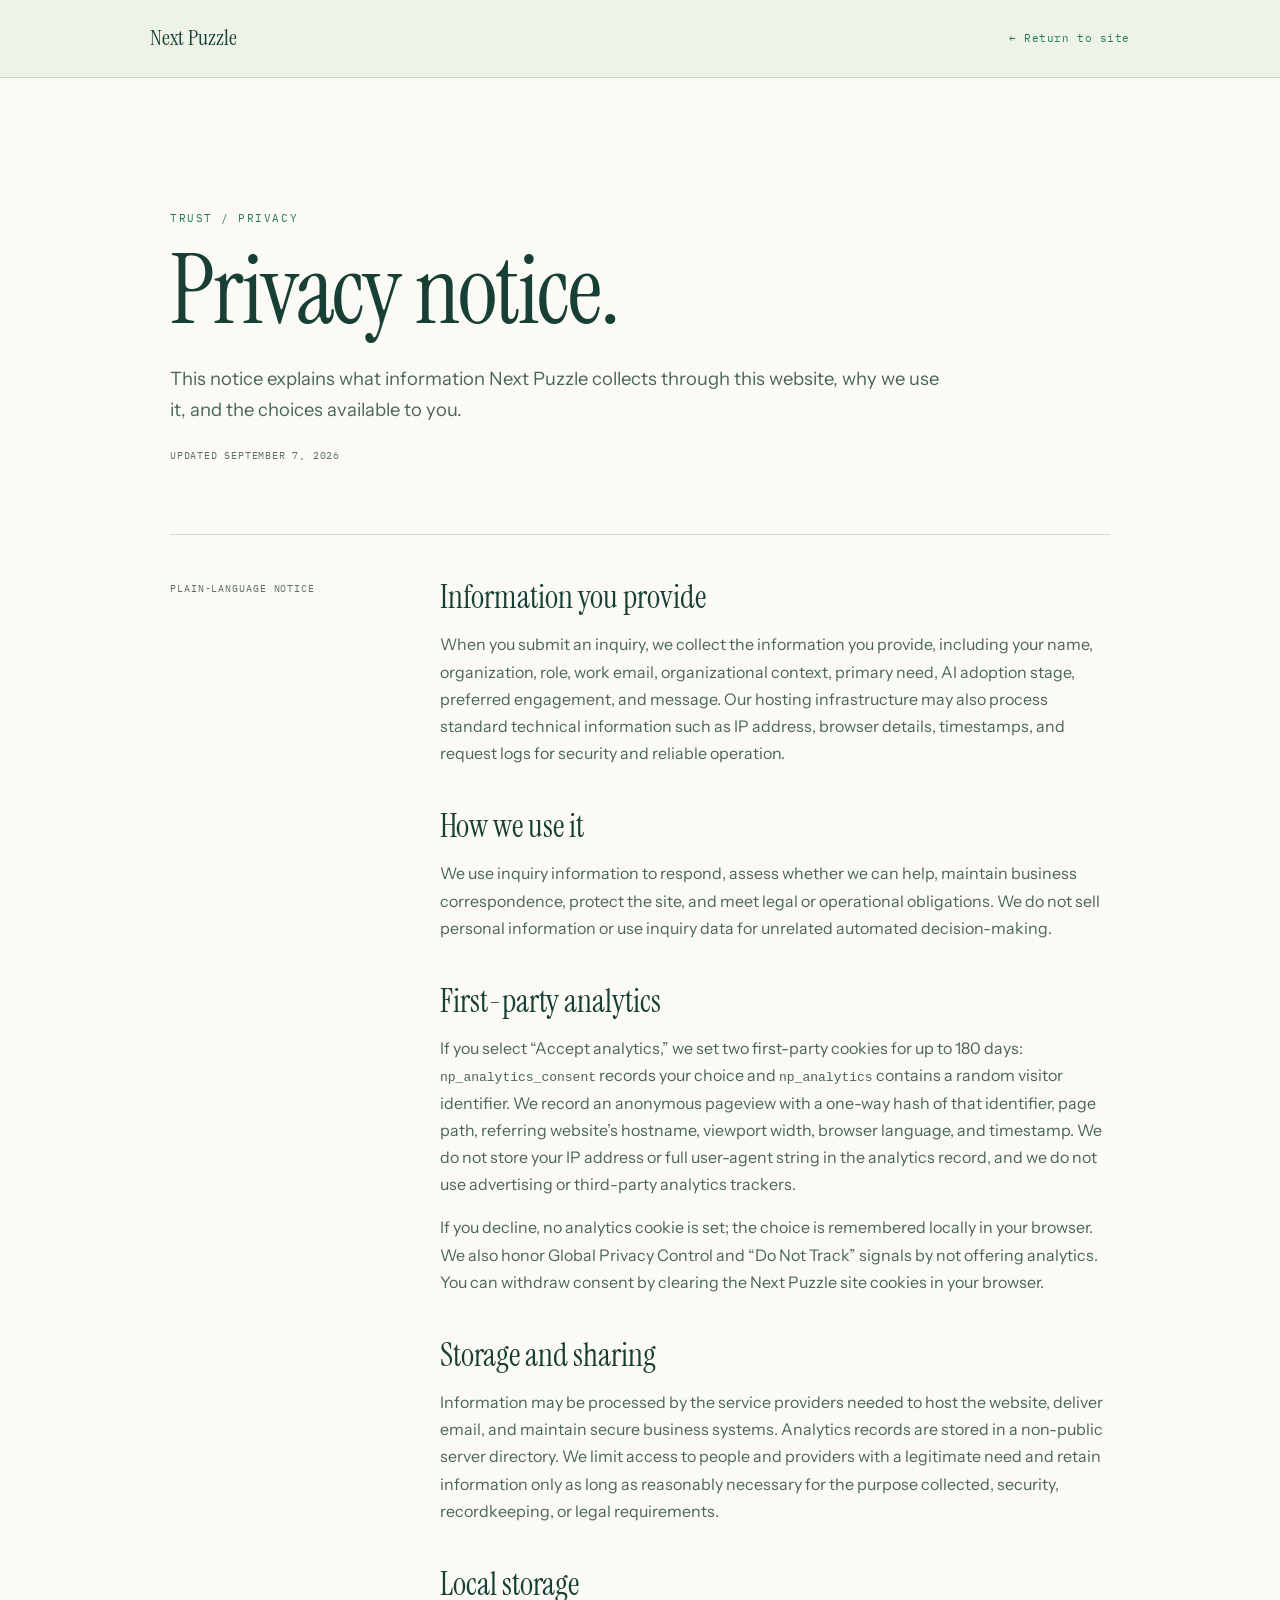
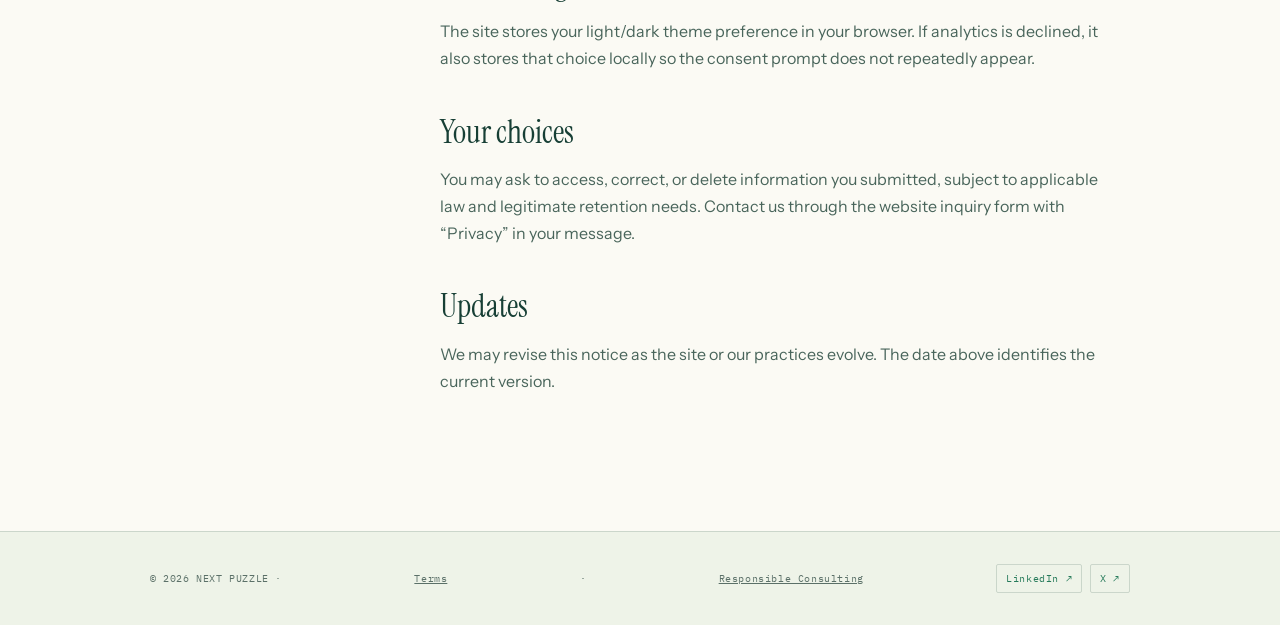
<file: privacy.html>
<!doctype html>
<html lang="en"><head><meta charset="utf-8"><meta name="viewport" content="width=device-width,initial-scale=1">
<title>Privacy Notice — Next Puzzle</title><meta name="description" content="How Next Puzzle handles information submitted through this website."><link rel="stylesheet" href="legal.css?v=20260908-02"></head><body>
<nav class="legal-nav"><a class="legal-brand" href="/">Next Puzzle</a><a class="legal-back" href="/">← Return to site</a></nav>
<main class="legal-main"><p class="legal-kicker">Trust / Privacy</p><h1>Privacy notice.</h1><p class="legal-intro">This notice explains what information Next Puzzle collects through this website, why we use it, and the choices available to you.</p><p class="legal-date">Updated September 7, 2026</p>
<div class="legal-body"><aside>Plain-language notice</aside><div class="legal-copy">
<section><h2>Information you provide</h2><p>When you submit an inquiry, we collect the information you provide, including your name, organization, role, work email, organizational context, primary need, AI adoption stage, preferred engagement, and message. Our hosting infrastructure may also process standard technical information such as IP address, browser details, timestamps, and request logs for security and reliable operation.</p></section>
<section><h2>How we use it</h2><p>We use inquiry information to respond, assess whether we can help, maintain business correspondence, protect the site, and meet legal or operational obligations. We do not sell personal information or use inquiry data for unrelated automated decision-making.</p></section>
<section id="analytics"><h2>First-party analytics</h2><p>If you select “Accept analytics,” we set two first-party cookies for up to 180 days: <code>np_analytics_consent</code> records your choice and <code>np_analytics</code> contains a random visitor identifier. We record an anonymous pageview with a one-way hash of that identifier, page path, referring website’s hostname, viewport width, browser language, and timestamp. We do not store your IP address or full user-agent string in the analytics record, and we do not use advertising or third-party analytics trackers.</p><p>If you decline, no analytics cookie is set; the choice is remembered locally in your browser. We also honor Global Privacy Control and “Do Not Track” signals by not offering analytics. You can withdraw consent by clearing the Next Puzzle site cookies in your browser.</p></section>
<section><h2>Storage and sharing</h2><p>Information may be processed by the service providers needed to host the website, deliver email, and maintain secure business systems. Analytics records are stored in a non-public server directory. We limit access to people and providers with a legitimate need and retain information only as long as reasonably necessary for the purpose collected, security, recordkeeping, or legal requirements.</p></section>
<section><h2>Local storage</h2><p>The site stores your light/dark theme preference in your browser. If analytics is declined, it also stores that choice locally so the consent prompt does not repeatedly appear.</p></section>
<section><h2>Your choices</h2><p>You may ask to access, correct, or delete information you submitted, subject to applicable law and legitimate retention needs. Contact us through the website inquiry form with “Privacy” in your message.</p></section>
<section><h2>Updates</h2><p>We may revise this notice as the site or our practices evolve. The date above identifies the current version.</p></section>
</div></div></main><footer class="legal-footer">© 2026 NEXT PUZZLE · <a href="terms.html">Terms</a> · <a href="responsible-consulting.html">Responsible Consulting</a><nav class="legal-social" aria-label="Social media"><a href="https://www.linkedin.com/company/linkedin.com-nextpuzzleai/" target="_blank" rel="noopener noreferrer" aria-label="Next Puzzle on LinkedIn (opens in a new tab)">LinkedIn ↗</a><a href="https://x.com/nextpuzzleai" target="_blank" rel="noopener noreferrer" aria-label="Next Puzzle on X (opens in a new tab)">X ↗</a></nav></footer></body></html>
</file>
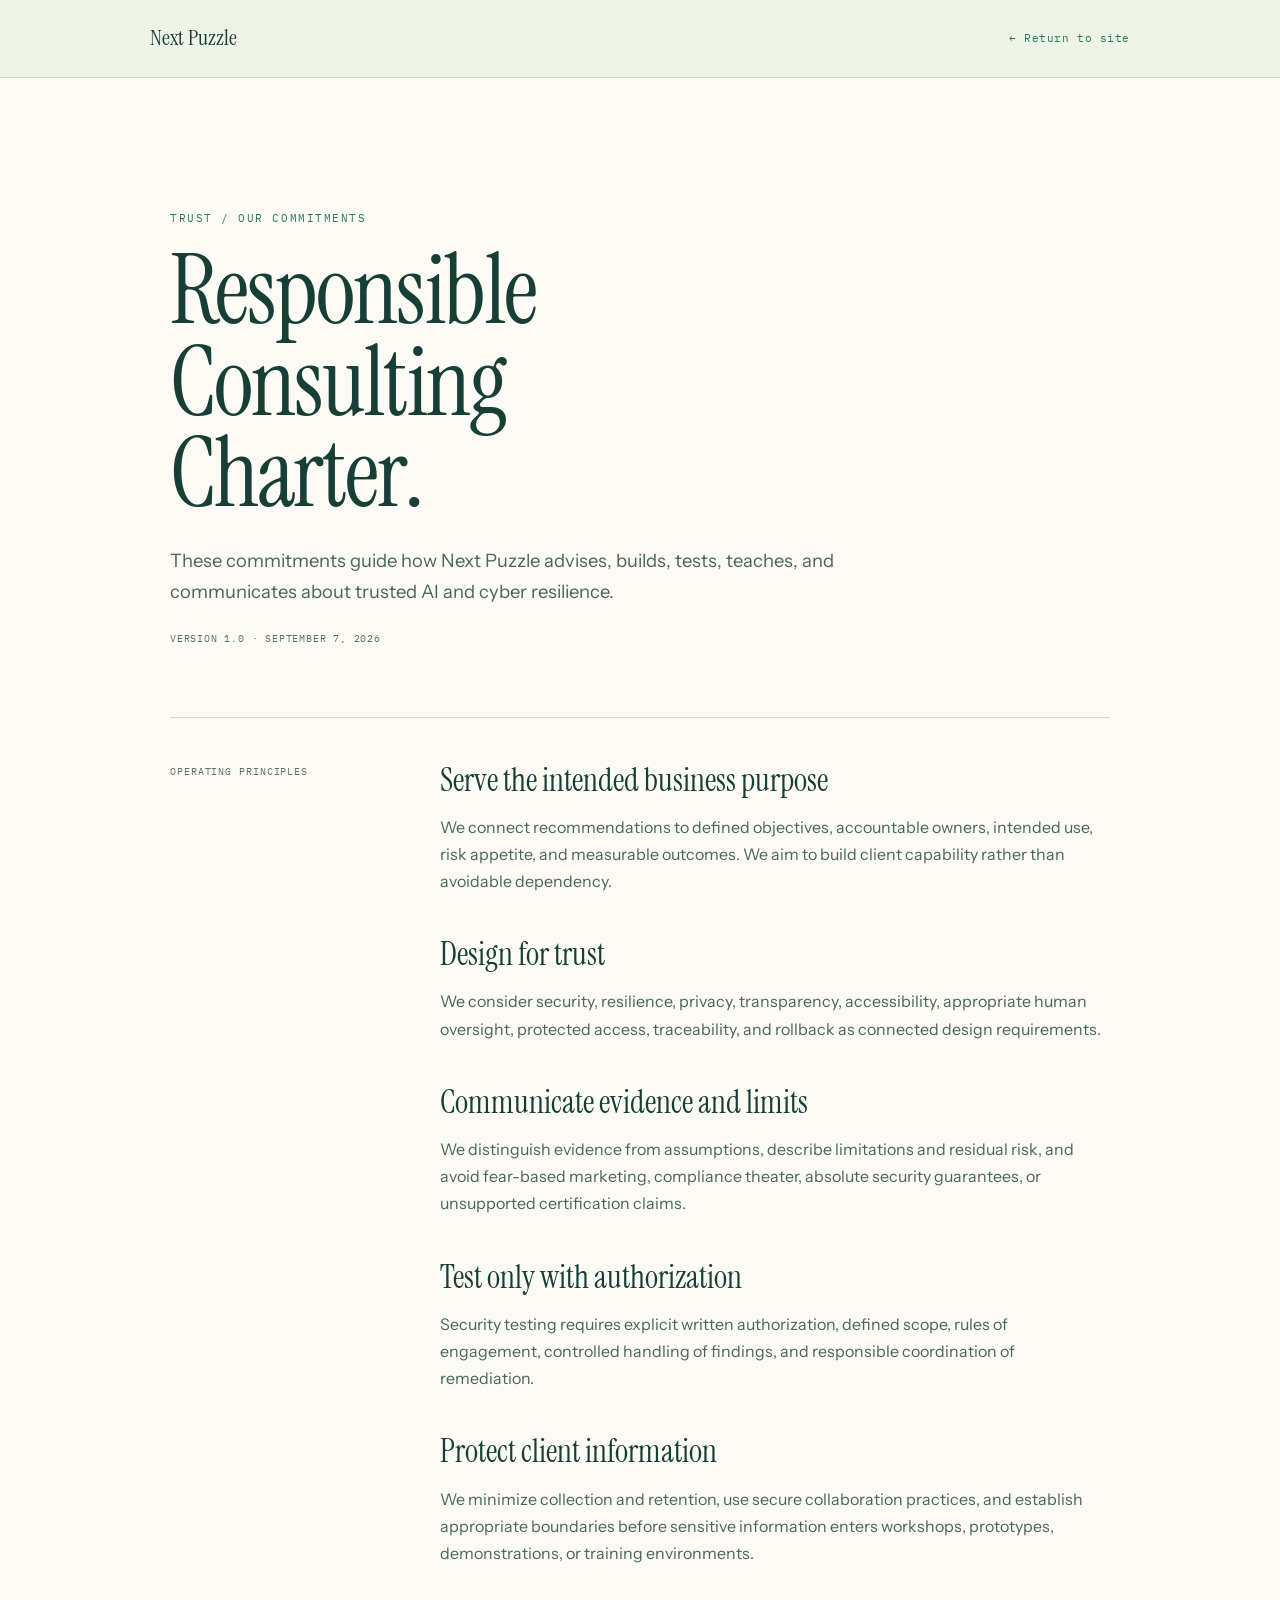
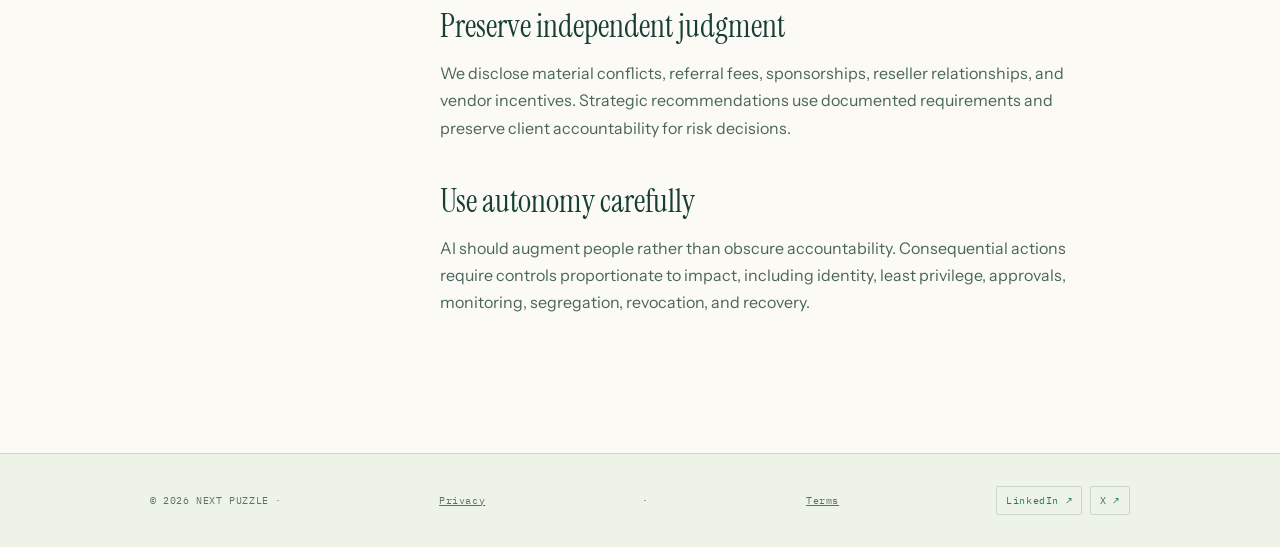
<file: responsible-consulting.html>
<!doctype html><html lang="en"><head><meta charset="utf-8"><meta name="viewport" content="width=device-width,initial-scale=1"><title>Responsible Consulting Charter — Next Puzzle</title><meta name="description" content="The principles that guide Next Puzzle consulting, engineering, assurance, testing, and education work."><link rel="stylesheet" href="legal.css?v=20260908-02"></head><body>
<nav class="legal-nav"><a class="legal-brand" href="/">Next Puzzle</a><a class="legal-back" href="/">← Return to site</a></nav><main class="legal-main"><p class="legal-kicker">Trust / Our commitments</p><h1>Responsible Consulting Charter.</h1><p class="legal-intro">These commitments guide how Next Puzzle advises, builds, tests, teaches, and communicates about trusted AI and cyber resilience.</p><p class="legal-date">Version 1.0 · September 7, 2026</p><div class="legal-body"><aside>Operating principles</aside><div class="legal-copy">
<section><h2>Serve the intended business purpose</h2><p>We connect recommendations to defined objectives, accountable owners, intended use, risk appetite, and measurable outcomes. We aim to build client capability rather than avoidable dependency.</p></section>
<section><h2>Design for trust</h2><p>We consider security, resilience, privacy, transparency, accessibility, appropriate human oversight, protected access, traceability, and rollback as connected design requirements.</p></section>
<section><h2>Communicate evidence and limits</h2><p>We distinguish evidence from assumptions, describe limitations and residual risk, and avoid fear-based marketing, compliance theater, absolute security guarantees, or unsupported certification claims.</p></section>
<section><h2>Test only with authorization</h2><p>Security testing requires explicit written authorization, defined scope, rules of engagement, controlled handling of findings, and responsible coordination of remediation.</p></section>
<section><h2>Protect client information</h2><p>We minimize collection and retention, use secure collaboration practices, and establish appropriate boundaries before sensitive information enters workshops, prototypes, demonstrations, or training environments.</p></section>
<section><h2>Preserve independent judgment</h2><p>We disclose material conflicts, referral fees, sponsorships, reseller relationships, and vendor incentives. Strategic recommendations use documented requirements and preserve client accountability for risk decisions.</p></section>
<section><h2>Use autonomy carefully</h2><p>AI should augment people rather than obscure accountability. Consequential actions require controls proportionate to impact, including identity, least privilege, approvals, monitoring, segregation, revocation, and recovery.</p></section>
</div></div></main><footer class="legal-footer">© 2026 NEXT PUZZLE · <a href="privacy.html">Privacy</a> · <a href="terms.html">Terms</a><nav class="legal-social" aria-label="Social media"><a href="https://www.linkedin.com/company/linkedin.com-nextpuzzleai/" target="_blank" rel="noopener noreferrer" aria-label="Next Puzzle on LinkedIn (opens in a new tab)">LinkedIn ↗</a><a href="https://x.com/nextpuzzleai" target="_blank" rel="noopener noreferrer" aria-label="Next Puzzle on X (opens in a new tab)">X ↗</a></nav></footer></body></html>
</file>
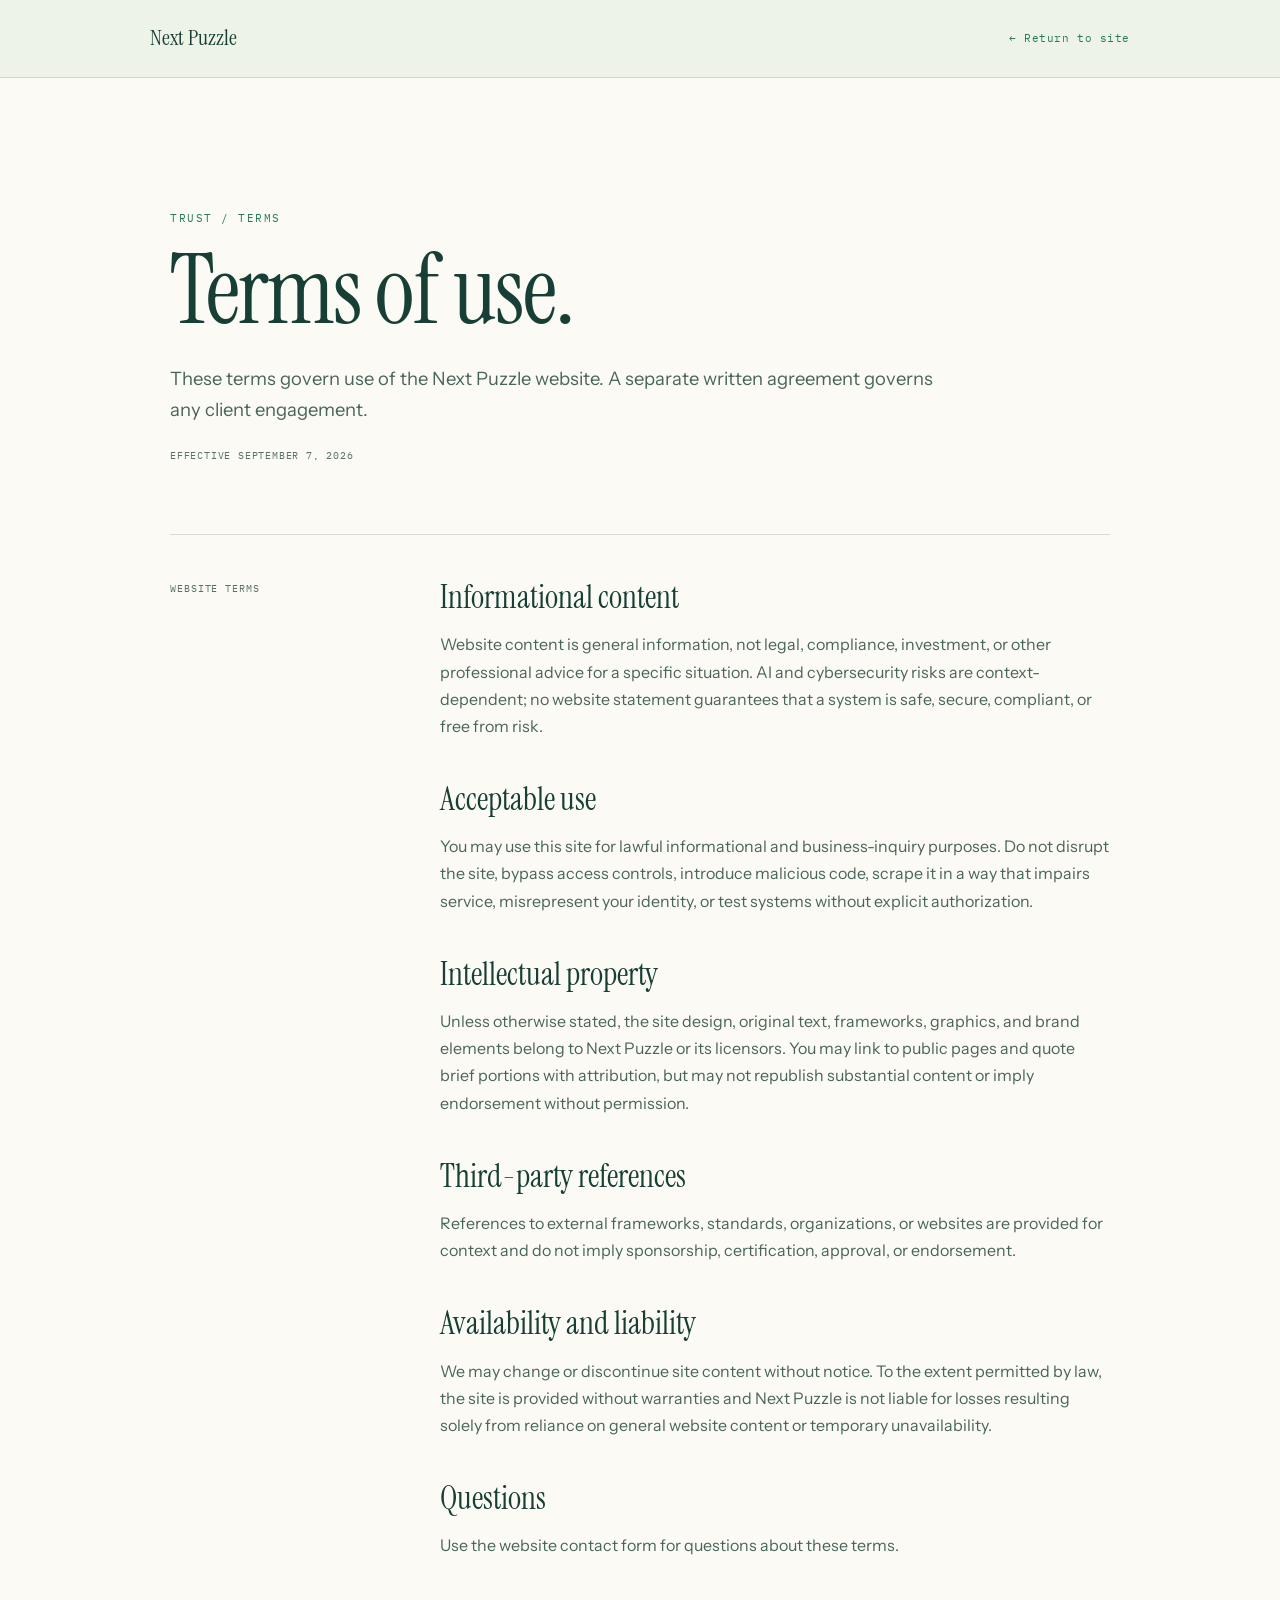
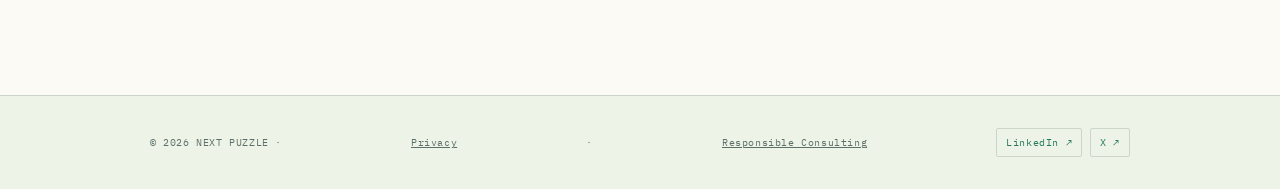
<file: terms.html>
<!doctype html><html lang="en"><head><meta charset="utf-8"><meta name="viewport" content="width=device-width,initial-scale=1"><title>Terms of Use — Next Puzzle</title><meta name="description" content="Terms governing use of the Next Puzzle website."><link rel="stylesheet" href="legal.css?v=20260908-02"></head><body>
<nav class="legal-nav"><a class="legal-brand" href="/">Next Puzzle</a><a class="legal-back" href="/">← Return to site</a></nav><main class="legal-main"><p class="legal-kicker">Trust / Terms</p><h1>Terms of use.</h1><p class="legal-intro">These terms govern use of the Next Puzzle website. A separate written agreement governs any client engagement.</p><p class="legal-date">Effective September 7, 2026</p><div class="legal-body"><aside>Website terms</aside><div class="legal-copy">
<section><h2>Informational content</h2><p>Website content is general information, not legal, compliance, investment, or other professional advice for a specific situation. AI and cybersecurity risks are context-dependent; no website statement guarantees that a system is safe, secure, compliant, or free from risk.</p></section>
<section><h2>Acceptable use</h2><p>You may use this site for lawful informational and business-inquiry purposes. Do not disrupt the site, bypass access controls, introduce malicious code, scrape it in a way that impairs service, misrepresent your identity, or test systems without explicit authorization.</p></section>
<section><h2>Intellectual property</h2><p>Unless otherwise stated, the site design, original text, frameworks, graphics, and brand elements belong to Next Puzzle or its licensors. You may link to public pages and quote brief portions with attribution, but may not republish substantial content or imply endorsement without permission.</p></section>
<section><h2>Third-party references</h2><p>References to external frameworks, standards, organizations, or websites are provided for context and do not imply sponsorship, certification, approval, or endorsement.</p></section>
<section><h2>Availability and liability</h2><p>We may change or discontinue site content without notice. To the extent permitted by law, the site is provided without warranties and Next Puzzle is not liable for losses resulting solely from reliance on general website content or temporary unavailability.</p></section>
<section><h2>Questions</h2><p>Use the website contact form for questions about these terms.</p></section>
</div></div></main><footer class="legal-footer">© 2026 NEXT PUZZLE · <a href="privacy.html">Privacy</a> · <a href="responsible-consulting.html">Responsible Consulting</a><nav class="legal-social" aria-label="Social media"><a href="https://www.linkedin.com/company/linkedin.com-nextpuzzleai/" target="_blank" rel="noopener noreferrer" aria-label="Next Puzzle on LinkedIn (opens in a new tab)">LinkedIn ↗</a><a href="https://x.com/nextpuzzleai" target="_blank" rel="noopener noreferrer" aria-label="Next Puzzle on X (opens in a new tab)">X ↗</a></nav></footer></body></html>
</file>
<file: styles.css>
/* ============================================================
   Next Puzzle — AI × Cybersecurity Advisory
   Editorial serif + monospace, cool bone, deep pine-green accent.
   ============================================================ */

:root {
  /* alternating bands: near-black base + emerald green sections */
  --paper:     #0e120f;   /* near-black — base + "black" sections */
  --green:     #1b4337;   /* emerald — "green" sections */
  --paper-2:   #1a221c;   /* raised panel on black */
  --ink:       #edf0e8;   /* bone text */
  --ink-2:     #b8c5bc;   /* muted bone */
  --muted:     #7e8f84;   /* dim green-grey */
  --line:      rgba(237,240,232,0.14);
  --line-2:    rgba(237,240,232,0.26);

  /* accent — bright emerald on the dark green (var names kept) */
  --rust:      #54b98a;
  --ember:     #74d3a4;
  --rust-deep: #2f7d5b;
  --ticker-text: #74d3a4;

  /* cool mint counterpoint for display italics and ticker marks */
  --counter:   #b9f5d3;
  --cube-1:    #b9f5d3;
  --cube-2:    #54b98a;
  --cube-3:    #edf0e8;
  --cube-4:    #7fc9a8;
  --cube-core: #07130e;
  --cube-missing: #9bdff0;
  --cube-icon: #174f60;

  /* type */
  --serif: 'Instrument Serif', 'Times New Roman', serif;
  --sans:  'Instrument Sans', system-ui, -apple-system, sans-serif;
  --mono:  'IBM Plex Mono', ui-monospace, 'SF Mono', Menlo, monospace;
  --black: var(--serif);

  --maxw: 1160px;
  --ticker-h: 32px;
  --r: 2px;
  --ease: cubic-bezier(.2,.6,.2,1);
}

:root[data-theme="light"] {
  color-scheme: light;
  --paper:     #fbfaf4;
  --green:     #eef3e8;
  --paper-2:   #e6eee5;
  --ink:       #173f35;
  --ink-2:     #49655b;
  --muted:     #5b7068;
  --line:      rgba(23,63,53,0.12);
  --line-2:    rgba(23,63,53,0.24);
  --rust:      #267a5a;
  --ember:     #328e69;
  --rust-deep: #126047;
  --ticker-text: #1c6e50;
  --counter:   #126047;
  --cube-1:    #56a985;
  --cube-2:    #267a5a;
  --cube-3:    #173f35;
  --cube-4:    #8bc9ad;
  --cube-core: #dfece5;
  --cube-missing: #e7a92f;
  --cube-icon: #173f35;
}

:root[data-theme="dark"] { color-scheme: dark; }

* { box-sizing: border-box; margin: 0; padding: 0; }
.sr-only { position: absolute; width: 1px; height: 1px; padding: 0; margin: -1px; overflow: hidden; clip: rect(0,0,0,0); white-space: nowrap; border: 0; }
html { -webkit-text-size-adjust: 100%; scroll-behavior: smooth; scroll-padding-top: calc(var(--ticker-h) + 82px); }
body {
  font-family: var(--sans);
  background: var(--paper);
  color: var(--ink);
  line-height: 1.62;
  -webkit-font-smoothing: antialiased;
  overflow-x: hidden;
  transition: background-color .28s var(--ease), color .28s var(--ease);
}
.puzzle-field { position: fixed; inset: calc(var(--ticker-h) + 62px) 0 0; z-index: 3; pointer-events: none; overflow: hidden; }
.float-piece { position: absolute; overflow: visible; color: var(--counter); opacity: var(--piece-opacity, .1); will-change: transform; }
.float-piece path { fill: color-mix(in srgb, var(--counter) 2%, transparent); stroke: currentColor; stroke-width: 1; vector-effect: non-scaling-stroke; }
/* full-bleed section helper: color spans the viewport, content stays centered */
.section, .footer {
  padding-inline: max(clamp(18px, 5vw, 40px), calc((100% - var(--maxw)) / 2));
}
a { color: inherit; text-decoration: none; }
::selection { background: var(--rust); color: #fff; }

/* headings */
h1, h2, h3 { font-family: var(--serif); font-weight: 400; letter-spacing: -0.01em; line-height: 1.02; }
.ital { font-style: italic; }
em { font-style: italic; }

/* mono utilities */
.kicker, .eyebrow, .entry-ref, .step-num, .nav-links em, .stat b i,
.ticker, .readout, .nav-toggle, .footer-meta {
  font-family: var(--mono);
}

/* ---------- ticker ---------- */
.ticker {
  position: fixed; top: 0; left: 0; right: 0; z-index: 110; height: var(--ticker-h);
  background: var(--paper); color: var(--ticker-text);
  font-size: 11px; letter-spacing: 0.14em; line-height: 1.2;
  overflow: hidden; white-space: nowrap; border-bottom: 1px solid var(--line);
}
.ticker-track { display: flex; width: max-content; height: 100%; animation: marquee 72s linear infinite; }
.ticker-group { display: flex; flex: none; align-items: center; gap: 26px; padding-right: 26px; }
.ticker-track i { color: var(--counter); font-style: normal; }
.ticker span { opacity: 1; }
@keyframes marquee { to { transform: translateX(-50%); } }

/* ---------- nav ---------- */
.nav {
  position: fixed; top: var(--ticker-h); left: 0; right: 0; z-index: 100;
  display: flex; align-items: center; gap: 24px;
  padding: 0 clamp(18px, 4vw, 40px); height: 62px;
  background: transparent;   /* let the green hero show through beneath the ticker */
  border-bottom: 1px solid transparent; transition: border-color .3s, background-color .3s;
}
.nav.scrolled {
  border-bottom: 1px solid var(--line);
  background: color-mix(in srgb, var(--paper) 94%, transparent);
}
.brand { display: flex; align-items: center; gap: 10px; margin-right: auto; }
.brand-logo {
  width: 34px; height: 34px; flex: 0 0 auto; display: block; object-fit: cover;
  border: 1px solid color-mix(in srgb, var(--ink) 16%, transparent); border-radius: 7px;
}
.brand-name { font-family: var(--serif); font-size: 1.35rem; letter-spacing: -0.02em; }
.nav-links { display: flex; gap: 30px; }
.nav-services { position: relative; }
.nav-links a { font-family: var(--serif); font-size: 1.05rem; color: var(--ink-2); transition: color .2s; }
.nav-links a em { font-family: var(--mono); font-style: normal; font-size: 0.62rem; color: var(--muted); vertical-align: super; margin-right: 3px; letter-spacing: 0; }
.nav-links a:hover { color: var(--rust); }
.nav-social { display: flex; align-items: center; gap: 8px; margin-left: 4px; padding-left: 20px; border-left: 1px solid var(--line-2); }
.nav-links .nav-social a { display: inline-flex; align-items: center; gap: 5px; padding: 6px 9px; border: 1px solid var(--line-2); border-radius: 2px; color: var(--ink-2); font-family: var(--mono); font-size: 9px; line-height: 1; letter-spacing: .06em; text-transform: uppercase; transition: color .2s, border-color .2s, background-color .2s; }
.nav-links .nav-social a:hover { color: var(--rust); border-color: var(--rust); background: color-mix(in srgb, var(--rust) 8%, transparent); }
.nav-links .nav-social a:focus-visible { outline: 2px solid var(--counter); outline-offset: 3px; }
.services-menu {
  position: absolute; top: calc(100% + 17px); left: 50%; width: 330px; padding: 10px;
  background: color-mix(in srgb, var(--paper) 97%, transparent); border: 1px solid var(--line-2);
  box-shadow: 0 18px 46px rgba(7,25,42,.14); opacity: 0; visibility: hidden;
  transform: translate(-50%, -6px); transition: opacity .2s, transform .2s, visibility .2s;
}
.nav-services:hover .services-menu, .nav-services:focus-within .services-menu { opacity: 1; visibility: visible; transform: translate(-50%, 0); }
.services-menu a { display: grid; grid-template-columns: 64px 1fr; gap: 10px; padding: 9px 10px; border-bottom: 1px solid var(--line); }
.services-menu a:last-child { border-bottom: 0; }
.services-menu b { font-family: var(--mono); color: var(--rust); font-size: 10px; letter-spacing: .08em; text-transform: uppercase; }
.services-menu span { font-family: var(--sans); color: var(--ink-2); font-size: 12px; line-height: 1.35; }
.nav-toggle { display: none; background: none; border: 1px solid var(--line-2); border-radius: var(--r);
  padding: 8px 12px; font-size: 11px; letter-spacing: 0.1em; cursor: pointer; color: var(--ink); }
.theme-toggle {
  position: relative; flex: 0 0 34px; width: 34px; height: 34px; padding: 0;
  color: var(--ink-2); background: color-mix(in srgb, var(--paper) 12%, transparent);
  border: 1px solid var(--line-2); border-radius: 50%; cursor: pointer;
  transition: color .2s, background .2s, border-color .2s, transform .2s var(--ease);
}
.theme-toggle:hover { color: var(--counter); border-color: currentColor; transform: rotate(8deg); }
.theme-toggle:focus-visible { outline: 2px solid var(--counter); outline-offset: 3px; }
.theme-icon { position: absolute; inset: 0; display: grid; place-items: center; font-size: 17px; line-height: 1; }
.theme-icon-dark { display: none; }
[data-theme="light"] .theme-icon-light { display: none; }
[data-theme="light"] .theme-icon-dark { display: grid; }

/* ---------- shared layout ---------- */
.section { padding-block: clamp(72px, 11vw, 128px); }
#services {
  position: relative; z-index: 2;
}
.contact { position: relative; z-index: 2; padding-top: clamp(36px, 4vw, 52px); background: var(--paper); }
.thesis { background: var(--green); }   /* alternating band */
.section-head { max-width: 720px; margin-bottom: 60px; }
.kicker {
  font-size: 12px; letter-spacing: 0.18em; text-transform: uppercase;
  color: var(--rust); margin-bottom: 22px; display: flex; align-items: center; gap: 10px;
}
.kicker::after { content: ""; flex: 0 0 46px; height: 1px; background: var(--line-2); }
.section-head h2 { font-size: clamp(2.2rem, 5.6vw, 4rem); }
.lede { font-size: clamp(1.05rem, 1.7vw, 1.24rem); color: var(--ink-2); margin-top: 20px; max-width: 60ch; }

/* ---------- buttons ---------- */
.btn {
  display: inline-flex; align-items: center; gap: 8px; font-family: var(--mono);
  font-size: 13px; letter-spacing: 0.03em; padding: 13px 22px; border-radius: var(--r);
  border: 1px solid transparent; cursor: pointer;
  transition: color .22s var(--ease), background-color .22s var(--ease), border-color .22s var(--ease), transform .22s var(--ease);
}
.btn-primary { background: var(--ink); color: var(--paper); border-color: var(--ink); }
.btn-primary:hover { background: var(--rust); border-color: var(--rust); transform: translateY(-2px); }
.btn-ghost { border-color: var(--line-2); color: var(--ink); }
.btn-ghost:hover { border-color: var(--ink); background: var(--paper-2); }

/* ---------- hero ---------- */
.hero {
  position: relative; min-height: 100svh; background: var(--green);
  padding-top: clamp(108px, 12vh, 132px); padding-bottom: clamp(36px, 5vh, 60px);
  padding-inline: max(clamp(18px, 5vw, 40px), calc((100% - var(--maxw)) / 2));
}
.hero > .frame-mark { display: none; }   /* crop-marks don't suit full-bleed bands */
.hero-intro { display: block; }
.hero-copy, .hero-support { min-width: 0; }
.hero-support { display: grid; grid-template-columns: minmax(0, 650px) auto; gap: clamp(28px, 6vw, 80px); align-items: end; margin-top: clamp(24px, 3vw, 38px); }
.eyebrow { font-size: 11px; letter-spacing: 0.17em; color: var(--muted); margin-bottom: 16px; }
.hero-title { font-size: clamp(2.65rem, 4.7vw, 4.25rem); max-width: 23ch; line-height: .94; letter-spacing: -0.025em; }
.hero-title .ital { color: var(--counter); display: inline; }
.section-head h2 .ital, .thesis-copy h2 .ital, .cta h2 .ital { color: var(--counter); }
.hero-deck { font-size: clamp(.97rem, 1.25vw, 1.08rem); line-height: 1.62; color: var(--ink-2); max-width: 54ch; margin-top: 0; }

/* system readout */
.readout {
  margin-top: clamp(22px, 4vh, 42px); border: 1px solid var(--line); border-radius: var(--r);
  background: color-mix(in srgb, var(--ink) 4%, transparent);
  padding: 18px 20px; max-width: 620px; font-family: var(--mono); font-size: 12.5px; line-height: 2;
}
.readout p { display: grid; grid-template-columns: 82px minmax(0, 1fr) auto; gap: 8px; color: var(--ink-2); white-space: nowrap; overflow: hidden; }
.readout .rk { color: var(--muted); display: inline-block; min-width: 82px; }
.readout .rk::before { content: "▸ "; color: var(--rust); }
.readout-value { overflow: hidden; text-overflow: ellipsis; }
.readout .ok { color: var(--rust); font-style: normal; }
.split-char { display: inline-block; min-width: .61em; transform-origin: 50% 50%; }
.split-char.is-flipping { animation: split-flap .11s steps(1, end); }
@keyframes split-flap {
  0% { opacity: .28; transform: rotateX(72deg) translateY(-2px); }
  50% { opacity: 1; transform: rotateX(0); }
  100% { opacity: .42; transform: rotateX(-72deg) translateY(2px); }
}

.hero-actions { display: flex; flex-wrap: wrap; gap: 10px; margin-top: 20px; }
.hero-action {
  display: inline-flex; align-items: center; justify-content: center; gap: 9px;
  min-height: 46px; padding: 12px 22px; border: 1px solid var(--line-2); border-radius: var(--r);
  color: var(--ink); font-family: var(--mono); font-size: 13px; letter-spacing: .03em;
  transition: color .22s var(--ease), background-color .22s var(--ease), border-color .22s var(--ease), transform .22s var(--ease);
}
.hero-action-primary { color: var(--paper); background: var(--ink); border-color: var(--ink); }
.hero-action-primary:hover { color: var(--paper); background: var(--rust); border-color: var(--rust); transform: translateY(-2px); }
.hero-action-secondary:hover { background: var(--paper-2); border-color: var(--ink); }
.hero-action:focus-visible { outline: 2px solid var(--counter); outline-offset: 3px; }
/* corner registration / crop marks (puzzle-piece edges) */
.frame-mark { position: absolute; width: 15px; height: 15px; pointer-events: none; }
.frame-mark.tl { top: clamp(110px,15vh,150px); left: 4px; border-top: 1.5px solid var(--rust); border-left: 1.5px solid var(--rust); }
.frame-mark.tr { top: clamp(110px,15vh,150px); right: 4px; border-top: 1.5px solid var(--rust); border-right: 1.5px solid var(--rust); }
.frame-mark.bl { bottom: 30px; left: 4px; border-bottom: 1.5px solid var(--rust); border-left: 1.5px solid var(--rust); }
.frame-mark.br { bottom: 30px; right: 4px; border-bottom: 1.5px solid var(--rust); border-right: 1.5px solid var(--rust); }

/* ---------- stats ---------- */
.stats {
  max-width: var(--maxw); margin: 0 auto; display: grid; grid-template-columns: repeat(4, 1fr);
  border-top: 1px solid var(--ink); border-bottom: 1px solid var(--ink);
}
.stat { padding: 30px clamp(14px,2vw,24px); border-left: 1px solid var(--line); }
.stat:first-child { border-left: 0; }
.stat b { font-family: var(--serif); font-weight: 400; font-size: clamp(2.6rem, 5vw, 3.8rem); line-height: 1; display: block; }
.stat b i { font-style: normal; font-size: 0.42em; color: var(--rust); margin-left: 2px; }
.stat p { font-family: var(--mono); font-size: 11.5px; line-height: 1.5; color: var(--muted); margin-top: 14px; max-width: 24ch; letter-spacing: 0.01em; }

/* ---------- services catalog ---------- */
.service-explorer {
  display: grid; grid-template-columns: minmax(290px, .84fr) minmax(340px, 1.16fr);
  align-items: center; gap: clamp(36px, 7vw, 86px); min-height: 450px;
  border-top: 1px solid var(--line); border-bottom: 1px solid var(--line);
  margin-top: 18px; padding-block: clamp(24px, 3vw, 38px);
}
.cube-column { min-width: 0; text-align: center; }
.cube-stage {
  --cube-size: clamp(205px, 21vw, 258px);
  position: relative; display: grid; place-items: center; width: 100%; min-height: 390px;
  border: 0; padding: 0; color: inherit; background: transparent; cursor: pointer;
  perspective: 1050px; perspective-origin: 50% 44%; isolation: isolate;
}
.cube-stage:focus-visible { outline: 2px solid var(--counter); outline-offset: 7px; border-radius: 4px; }
.cube-aura {
  position: absolute; z-index: -1; width: min(92%, 470px); aspect-ratio: 1;
  background: radial-gradient(circle, color-mix(in srgb, var(--counter) 9%, transparent) 0, transparent 69%);
  transform: translateY(8px); pointer-events: none;
}
.cube-tilt { width: var(--cube-size); height: var(--cube-size); transform-style: preserve-3d; transition: transform .18s ease-out; }
.puzzle-cube {
  position: relative; display: block; width: 100%; height: 100%; transform-style: preserve-3d;
  transform: rotateX(0) rotateY(0) rotateZ(0); transition: transform .9s cubic-bezier(.22,.8,.2,1);
  will-change: transform;
}
.puzzle-cube::before, .puzzle-cube::after {
  content: ""; position: absolute; inset: -13%; pointer-events: none;
  border: 1px solid color-mix(in srgb, var(--ink) 23%, transparent); border-radius: 16px;
  background:
    linear-gradient(90deg, transparent 49.8%, color-mix(in srgb, var(--ink) 11%, transparent) 50%, transparent 50.2%),
    linear-gradient(transparent 49.8%, color-mix(in srgb, var(--ink) 11%, transparent) 50%, transparent 50.2%);
}
.puzzle-cube::before { transform: translateZ(-72px) rotateZ(2deg); opacity: .6; }
.puzzle-cube::after { transform: translateZ(-124px) rotateZ(-3deg) scale(1.05); opacity: .32; }
.service-explorer[data-active-service="0"] .puzzle-cube { transform: rotateX(0deg) rotateY(0deg) rotateZ(0deg); }
.service-explorer[data-active-service="1"] .puzzle-cube { transform: rotateX(0deg) rotateY(90deg) rotateZ(0deg); }
.service-explorer[data-active-service="2"] .puzzle-cube { transform: rotateX(-90deg) rotateY(0deg) rotateZ(0deg); }
.service-explorer[data-active-service="3"] .puzzle-cube { transform: rotateX(0deg) rotateY(180deg) rotateZ(0deg); }
.service-explorer[data-active-service="4"] .puzzle-cube { transform: rotateX(0deg) rotateY(-90deg) rotateZ(0deg); }
.cube-face {
  position: absolute; inset: 0; display: block; overflow: visible;
  background: color-mix(in srgb, var(--paper) 7%, transparent);
  border: 1px solid color-mix(in srgb, var(--ink) 35%, transparent);
  backface-visibility: hidden;
}
.cube-front  { transform: translateZ(calc(var(--cube-size) / 2)); }
.cube-back   { transform: rotateY(180deg) translateZ(calc(var(--cube-size) / 2)); }
.cube-right  { transform: rotateY(90deg) translateZ(calc(var(--cube-size) / 2)); }
.cube-left   { transform: rotateY(-90deg) translateZ(calc(var(--cube-size) / 2)); }
.cube-top    { transform: rotateX(90deg) translateZ(calc(var(--cube-size) / 2)); }
.cube-bottom { transform: rotateX(-90deg) translateZ(calc(var(--cube-size) / 2)); }
.cube-face svg { display: block; width: 100%; height: 100%; overflow: visible; }
.cube-piece { stroke-width: 1.55; stroke-linejoin: round; vector-effect: non-scaling-stroke; }
.cube-piece.tone-0 { fill: color-mix(in srgb, var(--cube-1) 8%, transparent); stroke: var(--cube-1); }
.cube-piece.tone-1 { fill: color-mix(in srgb, var(--cube-2) 7%, transparent); stroke: var(--cube-2); }
.cube-piece.tone-2 { fill: color-mix(in srgb, var(--cube-3) 4%, transparent); stroke: color-mix(in srgb, var(--ink) 58%, transparent); }
.cube-piece.tone-3 { fill: color-mix(in srgb, var(--cube-4) 7%, transparent); stroke: var(--cube-4); }
.cube-hole {
  fill: color-mix(in srgb, var(--cube-missing) 78%, transparent); stroke: var(--cube-missing);
  stroke-width: 1.7; stroke-dasharray: 7 5; opacity: 1; vector-effect: non-scaling-stroke;
}
.piece-icon { pointer-events: none; opacity: .38; transition: opacity .35s; }
.piece-icon path {
  fill: none; stroke: var(--cube-icon); stroke-width: 3; stroke-linecap: round; stroke-linejoin: round;
  vector-effect: non-scaling-stroke; stroke-dasharray: none; stroke-dashoffset: 0;
}
.piece-icon .icon-detail { stroke-width: 2; }
.service-explorer[data-active-service="0"] .cube-front .piece-icon,
.service-explorer[data-active-service="1"] .cube-left .piece-icon,
.service-explorer[data-active-service="2"] .cube-top .piece-icon,
.service-explorer[data-active-service="3"] .cube-back .piece-icon,
.service-explorer[data-active-service="4"] .cube-right .piece-icon { opacity: 1; }
.service-dots { position: relative; z-index: 5; display: flex; align-items: center; justify-content: center; gap: 12px; margin-top: 20px; }
.service-current { display: none; }
.service-dot {
  width: 8px; height: 8px; border: 0; border-radius: 50%; padding: 0;
  background: var(--line-2); cursor: pointer; transition: width .25s var(--ease), background .25s, transform .25s;
}
.service-dot:hover { background: var(--counter); transform: scale(1.25); }
.service-dot.is-active { width: 28px; border-radius: 99px; background: var(--counter); }
.service-dot:focus-visible { outline: 2px solid var(--counter); outline-offset: 4px; }
.cube-hint { margin-top: 17px; color: var(--muted); font-family: var(--mono); font-size: 10px; letter-spacing: .12em; text-transform: uppercase; }
.hint-touch { display: none; }
.service-panels { position: relative; min-height: 340px; display: grid; align-items: center; }
.service-panel { animation: service-in .55s var(--ease) both; }
.service-panel .entry-ref { display: block; margin-bottom: 15px; }
.service-panel h3 { max-width: 15ch; font-size: clamp(2.25rem, 4vw, 3.6rem); line-height: .98; }
.service-panel h3 .ital { color: var(--counter); }
.service-panel > p { max-width: 58ch; margin-top: 16px; color: var(--ink-2); font-size: .98rem; line-height: 1.55; }
.service-panel .specs { margin-top: 18px; display: grid; grid-template-columns: repeat(2, minmax(0, 1fr)); gap: 7px 20px; }
@keyframes service-in { from { opacity: 0; } to { opacity: 1; } }

.catalog { border-top: 1px solid var(--line); }
.entry {
  display: grid; grid-template-columns: 110px 1fr; gap: clamp(18px, 4vw, 44px);
  padding: clamp(30px, 4vw, 48px) 0; border-bottom: 1px solid var(--line);
}
.entry-ref { padding-top: 6px; }
.entry-feature { grid-row: span 2; }
.entry-wide { grid-column: 1 / -1; grid-template-columns: 70px 1fr; border-right: 0; }
.entry-ref { font-size: 12px; color: var(--rust); letter-spacing: 0.06em; padding-top: 8px; }
.entry-body h3 { font-size: clamp(1.7rem, 3vw, 2.3rem); margin-bottom: 14px; }
.entry-body > p { color: var(--ink-2); font-size: 1.02rem; max-width: 54ch; }
.specs { list-style: none; margin-top: 22px; display: flex; flex-direction: column; gap: 10px; }
.specs li { font-family: var(--mono); font-size: 12.5px; color: var(--ink-2); padding-left: 20px; position: relative; letter-spacing: 0.01em; }
.specs li::before { content: "+"; position: absolute; left: 0; color: var(--rust); }
.specs-row { flex-direction: row; flex-wrap: wrap; gap: 12px 28px; }

/* ---------- homepage architecture ---------- */
.trust-strip {
  position: relative; z-index: 2; display: grid; grid-template-columns: repeat(4, 1fr);
  background: var(--paper); border-block: 1px solid var(--line);
  padding-inline: max(clamp(18px, 5vw, 40px), calc((100% - var(--maxw)) / 2));
}
.trust-strip span { padding: 20px 16px; border-left: 1px solid var(--line); color: var(--muted); font-family: var(--mono); font-size: 10px; letter-spacing: .11em; text-align: center; text-transform: uppercase; }
.trust-strip span:first-child { border-left: 0; }
.pathways { background: var(--paper); }
.path-grid { display: grid; grid-template-columns: repeat(3, 1fr); border-block: 1px solid var(--line); }
.path-card { padding: clamp(28px, 4vw, 46px); border-left: 1px solid var(--line); transition: background .25s, transform .25s; }
.path-card:first-child { border-left: 0; }
.path-card:hover { background: var(--paper-2); transform: translateY(-3px); }
.path-card h3 { margin-top: 24px; font-size: clamp(1.9rem, 3vw, 2.7rem); line-height: 1.02; }
.path-card p { margin-top: 18px; color: var(--ink-2); }
.path-card b { display: block; margin-top: 26px; color: var(--rust); font-family: var(--mono); font-size: 11px; font-weight: 500; letter-spacing: .04em; }
.featured { background: var(--green); }
.solution-grid { display: grid; grid-template-columns: repeat(2, 1fr); border-top: 1px solid var(--line-2); }
.solution-grid article { display: grid; grid-template-columns: 48px 1fr; gap: 10px 20px; padding: 30px 24px; border-bottom: 1px solid var(--line); }
.solution-grid article:nth-child(odd) { border-right: 1px solid var(--line); }
.solution-grid article > span { grid-row: span 2; color: var(--rust); font-family: var(--mono); font-size: 11px; }
.solution-grid h3 { font-size: clamp(1.65rem, 2.5vw, 2.2rem); }
.solution-grid p { color: var(--ink-2); max-width: 52ch; }
.operating-model { background: var(--paper); }
.model-head { display: grid; grid-template-columns: minmax(0, 1.05fr) minmax(380px, .95fr); gap: clamp(42px, 8vw, 110px); align-items: end; }
.model-intro { max-width: 760px; }
.model-intro h2 { font-size: clamp(2.5rem, 5vw, 4.2rem); }
.model-readout { width: 100%; max-width: none; margin: 0 0 4px; padding: 13px 14px; font-size: 10px; line-height: 1.9; }
.model-readout p { grid-template-columns: 66px minmax(0, 1fr) auto; gap: 6px; }
.model-readout .rk { min-width: 66px; }
.model-steps { list-style: none; display: grid; grid-template-columns: repeat(5, 1fr); margin-top: 56px; border-block: 1px solid var(--line-2); }
.model-steps li { padding: 28px 20px 34px; border-left: 1px solid var(--line); }
.model-steps li:first-child { border-left: 0; }
.model-steps span { font-family: var(--mono); font-size: 10px; color: var(--rust); }
.model-steps b { display: block; margin-top: 18px; font-family: var(--serif); font-size: 2rem; font-weight: 400; }
.model-steps p { margin-top: 12px; color: var(--ink-2); font-size: .9rem; line-height: 1.55; }
.framework-note { margin-top: 28px; max-width: 86ch; color: var(--muted); font-family: var(--mono); font-size: 10.5px; line-height: 1.7; }
.text-link { display: inline-block; margin-top: 30px; color: var(--rust); font-family: var(--mono); font-size: 11px; letter-spacing: .04em; }

/* ---------- approach steps ---------- */
.steps { list-style: none; display: grid; grid-template-columns: repeat(4, 1fr); border-top: 1px solid var(--ink); }
.step { padding: 32px 24px 40px; border-left: 1px solid var(--line); transition: background .25s; }
.step:first-child { border-left: 0; }
.step:hover { background: var(--paper-2); }
.step-num { font-size: 12px; color: var(--rust); letter-spacing: 0.1em; }
.step h3 { font-size: 1.7rem; margin: 20px 0 12px; }
.step p { color: var(--ink-2); font-size: 0.98rem; }

/* ---------- thesis ---------- */
.thesis-copy { max-width: 720px; }
.thesis-copy h2 { font-size: clamp(2rem, 4.4vw, 3.2rem); }
.tenets { margin-top: 34px; display: flex; flex-direction: column; }
.tenets > div { padding: 20px 0; border-top: 1px solid var(--line); display: grid; grid-template-columns: 1fr; gap: 4px; }
.tenets dt { font-family: var(--serif); font-size: 1.35rem; }
.tenets dd { font-family: var(--mono); font-size: 12.5px; color: var(--muted); line-height: 1.6; }

.pullquote {
  position: relative; padding: 40px 34px; border: 1px solid var(--ink); border-radius: var(--r);
  background: var(--ink); color: var(--paper); align-self: stretch;
}
.pullquote blockquote { font-family: var(--serif); font-size: clamp(1.6rem, 2.7vw, 2.2rem); line-height: 1.24; }
.dropcap {
  font-family: var(--black); font-weight: 600; float: left; font-size: 4.4rem; line-height: 0.74;
  color: var(--ember); margin: 6px 14px 0 0;
}
.pullquote figcaption { font-family: var(--mono); font-size: 11.5px; letter-spacing: 0.08em; color: var(--ember); margin-top: 26px; text-transform: uppercase; }

/* ---------- contact ---------- */
.contact { text-align: left; }
.cta {
  /* white form card keeps the light palette on the dark page */
  --paper: #ffffff; --paper-2: #eef0ea;
  --ink: #16201a; --ink-2: #333c36; --muted: #69726b;
  --line: rgba(22,32,26,0.14); --line-2: rgba(22,32,26,0.30);
  --rust: #1c5a40; --ember: #2c8160;
  position: relative; background: #fff; color: var(--ink);
  border: 1px solid var(--line-2); border-radius: var(--r);
  padding: clamp(46px, 7vw, 88px) clamp(24px, 5vw, 64px);
}
[data-theme="light"] .cta {
  --paper: #fbfaf4; --paper-2: #e6eee5;
  --ink: #173f35; --ink-2: #49655b; --muted: #5b7068;
  --line: rgba(23,63,53,.12); --line-2: rgba(23,63,53,.24);
  --rust: #267a5a; --ember: #328e69;
  background: #fbfaf4;
}
[data-theme="light"] .inquiry input,
[data-theme="light"] .inquiry textarea,
[data-theme="light"] .inquiry select { background-color: #fff; }

/* ---------- inquiry form ---------- */
.inquiry { margin-top: 38px; display: flex; flex-direction: column; gap: 20px; max-width: 660px; }
.field-row { display: grid; grid-template-columns: 1fr 1fr; gap: 20px; }
.field { display: flex; flex-direction: column; gap: 8px; }
.field .req { color: var(--rust); }
.field label { font-family: var(--mono); font-size: 11px; letter-spacing: 0.12em; text-transform: uppercase; color: var(--muted); }
.inquiry input, .inquiry textarea, .inquiry select {
  font-family: var(--sans); font-size: 1rem; color: var(--ink); background: #fff;
  border: 1px solid var(--line-2); border-radius: var(--r); padding: 12px 14px; width: 100%;
  transition: border-color .2s, box-shadow .2s;
}
.inquiry select { min-height: 50px; appearance: none; background-image: linear-gradient(45deg,transparent 50%,var(--muted) 50%),linear-gradient(135deg,var(--muted) 50%,transparent 50%); background-position: calc(100% - 17px) 21px,calc(100% - 12px) 21px; background-size: 5px 5px; background-repeat: no-repeat; }
.inquiry textarea { resize: vertical; min-height: 140px; line-height: 1.6; }
.inquiry input:focus, .inquiry textarea:focus, .inquiry select:focus { outline: none; border-color: var(--rust); box-shadow: 0 0 0 3px rgba(28,90,64,0.16); }
.field.error input, .field.error textarea { border-color: #b5341a; box-shadow: 0 0 0 3px rgba(181,52,26,0.10); }
.field.error select { border-color: #b5341a; }
.optional { color: var(--muted); font-size: 9px; }
.consent { display: flex; align-items: flex-start; gap: 11px; color: var(--ink-2); font-size: .86rem; line-height: 1.5; }
.consent input { width: 18px; height: 18px; flex: 0 0 auto; margin-top: 2px; accent-color: var(--rust); }
.consent a { color: var(--rust); text-decoration: underline; text-underline-offset: 2px; }
.consent.error { color: #b5341a; }
.hp { position: absolute; left: -9999px; width: 1px; height: 1px; overflow: hidden; }
.form-foot { display: flex; align-items: center; gap: 20px; flex-wrap: wrap; margin-top: 6px; }
.form-status { font-family: var(--mono); font-size: 12.5px; line-height: 1.5; color: var(--muted); }
.form-status.err { color: #b5341a; }
.form-thanks { font-family: var(--serif); font-style: italic; font-size: clamp(1.4rem, 3vw, 2rem); color: var(--rust); margin-top: 38px; line-height: 1.35; }
.cta h2 { font-size: clamp(2.4rem, 6vw, 4.4rem); }
.cta .lede { margin-bottom: 8px; }
.mailline {
  display: inline-block; margin-top: 34px; font-family: var(--serif); font-style: italic;
  font-size: clamp(1.8rem, 4vw, 3rem); color: var(--rust); border-bottom: 1.5px solid var(--line);
  transition: border-color .25s, letter-spacing .25s;
}
.mailline:hover { border-color: var(--rust); }
.cta .frame-mark { position: absolute; }
.cta .frame-mark.tl { top: 12px; left: 12px; }
.cta .frame-mark.tr { top: 12px; right: 12px; }
.cta .frame-mark.bl { bottom: 12px; left: 12px; }
.cta .frame-mark.br { bottom: 12px; right: 12px; }

/* ---------- footer ---------- */
.footer { position: relative; z-index: 2; background: var(--green); padding-block: 54px; }   /* closing band */
.footer-grid { display: grid; grid-template-columns: minmax(260px, 1.6fr) repeat(3, minmax(120px, .7fr)); gap: 40px; }
.footer-top { display: flex; align-items: center; gap: 10px; }
.footer-name { font-family: var(--serif); font-size: 1.4rem; }
.footer-tag { font-family: var(--serif); font-style: italic; color: var(--ink-2); font-size: 1.15rem; margin-top: 6px; }
.footer-links { display: flex; flex-direction: column; gap: 8px; }
.footer-links b { margin-bottom: 5px; color: var(--rust); font-family: var(--mono); font-size: 10px; font-weight: 500; letter-spacing: .1em; text-transform: uppercase; }
.footer-links a { color: var(--ink-2); font-size: .9rem; }
.footer-links a:hover { color: var(--rust); }
.footer-meta { display: flex; justify-content: space-between; flex-wrap: wrap; gap: 12px; margin-top: 30px; font-size: 11px; letter-spacing: 0.08em; color: var(--muted); }
.footer-meta a { color: var(--ink-2); }
.footer-meta a:hover { color: var(--rust); }
.footer-social { display: flex; align-items: center; gap: 8px; }
.footer-social a { display: inline-flex; align-items: center; gap: 6px; padding: 6px 10px; border: 1px solid var(--line-2); border-radius: 2px; line-height: 1; transition: color .2s, border-color .2s, background-color .2s; }
.footer-social a:hover { border-color: var(--rust); background: color-mix(in srgb, var(--rust) 8%, transparent); }
.footer-social a:focus-visible { outline: 2px solid var(--counter); outline-offset: 3px; }

/* ---------- analytics consent ---------- */
.cookie-banner {
  position: fixed; left: 50%; bottom: 18px; z-index: 200; width: min(720px, calc(100% - 36px));
  display: flex; align-items: center; justify-content: space-between; gap: 28px;
  padding: 18px 20px; color: var(--ink); background: color-mix(in srgb, var(--paper) 96%, transparent);
  border: 1px solid var(--line-2); box-shadow: 0 16px 48px rgba(7,25,42,.18); transform: translateX(-50%);
  backdrop-filter: blur(14px);
}
.cookie-banner[hidden] { display: none; }
.cookie-banner b { font-family: var(--serif); font-size: 1.25rem; font-weight: 400; }
.cookie-banner p { margin-top: 3px; color: var(--ink-2); font-size: .78rem; line-height: 1.45; }
.cookie-banner p a { color: var(--rust); text-decoration: underline; text-underline-offset: 2px; }
.cookie-actions { display: flex; flex: 0 0 auto; gap: 8px; }
.cookie-actions button { min-height: 38px; padding: 8px 13px; border: 1px solid var(--line-2); color: var(--ink); background: transparent; font-family: var(--mono); font-size: 10px; cursor: pointer; }
.cookie-actions .cookie-accept { color: var(--paper); background: var(--ink); border-color: var(--ink); }
.cookie-actions button:focus-visible { outline: 2px solid var(--counter); outline-offset: 2px; }

/* ---------- reveal ---------- */
.reveal { opacity: 0; transform: translateY(20px); transition: opacity .7s var(--ease), transform .7s var(--ease); }
.reveal.in { opacity: 1; transform: none; }
.hero .reveal { opacity: 1; transform: none; }

/* ---------- responsive ---------- */
@media (min-width: 861px) and (max-width: 1040px) {
  .nav-links { gap: 18px; }
  .nav-social { padding-left: 12px; }
  .nav-links .nav-social a { padding-inline: 7px; }
}
@media (max-width: 860px) {
  .nav-links { display: none; }
  .nav-toggle { display: inline-block; }
  .nav.open .nav-links {
    display: flex; flex-direction: column; gap: 20px; position: absolute; top: 100%; left: 0; right: 0;
    background: var(--paper); border-bottom: 1px solid var(--line); padding: 26px clamp(18px,5vw,40px);
  }
  .nav-social { margin-left: 0; padding: 18px 0 0; border-left: 0; border-top: 1px solid var(--line); }
  .nav-services > a { display: none; }
  .services-menu { position: static; display: grid; grid-template-columns: 1fr 1fr; width: auto; padding: 0; border: 0; box-shadow: none; opacity: 1; visibility: visible; transform: none; background: transparent; }
  .services-menu a { grid-template-columns: 54px 1fr; padding: 8px 10px 8px 0; }
  .services-menu a:nth-child(4) { border-bottom: 0; }
  .stats { grid-template-columns: 1fr 1fr; }
  .stat:nth-child(-n+2) { border-bottom: 1px solid var(--line); }
  .stat:nth-child(odd) { border-left: 0; }
  .catalog { grid-template-columns: 1fr; }
  .entry, .entry:nth-child(2n) { border-right: 0; }
  .entry-feature { grid-row: auto; }
  .steps { grid-template-columns: 1fr 1fr; }
  .step:nth-child(odd) { border-left: 0; }
  .step:nth-child(-n+2) { border-bottom: 1px solid var(--line); }
  .thesis-grid { grid-template-columns: 1fr; }
  .hero-support { display: block; margin-top: 24px; }
  .hero-title { max-width: 23ch; }
  .hero-support { max-width: 650px; }
  .service-explorer { grid-template-columns: 1fr; gap: 20px; min-height: 0; }
  .cube-stage { --cube-size: clamp(215px, 43vw, 275px); min-height: clamp(350px, 63vw, 455px); }
  .service-current {
    display: flex; align-items: baseline; justify-content: center; flex-wrap: wrap; gap: 7px 14px;
    min-height: 30px; margin-top: 8px; color: var(--ink); line-height: 1.25;
  }
  .service-current-ref { color: var(--rust); font-family: var(--mono); font-size: 10px; letter-spacing: .08em; }
  .service-current-name { font-family: var(--serif); font-size: 1.35rem; }
  .service-dots { margin-top: 14px; }
  .cube-hint { margin-top: 13px; }
  .service-panels { min-height: 360px; max-width: 620px; }
  .path-grid { grid-template-columns: 1fr; }
  .path-card { border-left: 0; border-top: 1px solid var(--line); }
  .path-card:first-child { border-top: 0; }
  .model-steps { grid-template-columns: repeat(2, 1fr); }
  .model-head { grid-template-columns: 1fr; gap: 30px; align-items: start; }
  .model-readout { max-width: 620px; }
  .model-steps li:nth-child(odd) { border-left: 0; }
  .model-steps li { border-bottom: 1px solid var(--line); }
  .model-steps li:last-child { grid-column: 1 / -1; border-bottom: 0; }
  .footer-grid { grid-template-columns: 1.3fr 1fr 1fr; }
  .footer-brand { grid-column: 1 / -1; }
}
@media (hover: none), (pointer: coarse) {
  .hint-pointer { display: none; }
  .hint-touch { display: inline; }
}
@media (max-width: 520px) {
  .hero { min-height: auto; padding-top: 108px; padding-bottom: 44px; }
  .eyebrow { margin-bottom: 14px; line-height: 1.5; }
  .hero-title { font-size: clamp(2.25rem, 10vw, 3.15rem); max-width: 19ch; }
  .hero-deck { margin-top: 0; }
  .readout { margin-top: 18px; padding: 11px 12px; line-height: 1.75; }
  .hero-actions { margin-top: 24px; }
  .stats { grid-template-columns: 1fr; }
  .stat { border-left: 0 !important; border-bottom: 1px solid var(--line); }
  .steps { grid-template-columns: 1fr; }
  .step { border-left: 0; border-bottom: 1px solid var(--line); }
  .entry { grid-template-columns: 1fr; }
  .entry-ref { padding-top: 0; }
  .readout { font-size: 11.5px; overflow-x: auto; -webkit-overflow-scrolling: touch; }
  .readout p { grid-template-columns: 68px minmax(0, 1fr) auto; gap: 5px; }
  .readout .rk { min-width: 68px; }
  .readout .ok { color: var(--rust); }
  .hero-action { flex: 1 1 100%; }
  .field-row { grid-template-columns: 1fr; }
  .trust-strip { grid-template-columns: 1fr 1fr; }
  .trust-strip span:nth-child(3) { border-left: 0; border-top: 1px solid var(--line); }
  .trust-strip span:nth-child(4) { border-top: 1px solid var(--line); }
  .solution-grid { grid-template-columns: 1fr; }
  .solution-grid article:nth-child(odd) { border-right: 0; }
  .model-steps { grid-template-columns: 1fr; }
  .model-steps li, .model-steps li:nth-child(odd) { border-left: 0; }
  .model-steps li:last-child { grid-column: auto; }
  .footer-grid { grid-template-columns: 1fr 1fr; gap: 34px 24px; }
  .footer-brand { grid-column: 1 / -1; }
  .cookie-banner { align-items: stretch; flex-direction: column; gap: 13px; bottom: 10px; }
  .cookie-actions { justify-content: flex-end; }
  .section-head { margin-bottom: 38px; }
  .service-explorer { margin-top: 16px; padding-top: 18px; gap: 14px; }
  .cube-stage { --cube-size: min(58vw, 218px); min-height: clamp(300px, 84vw, 365px); }
  .service-current { margin-top: 0; padding-inline: 10px; }
  .service-current-name { font-size: 1.25rem; }
  .cube-hint { font-size: 9px; }
  .service-panels { min-height: 445px; align-items: start; padding-top: 20px; border-top: 1px solid var(--line); }
  .service-panel h3 { font-size: clamp(2.2rem, 11vw, 3.2rem); }
  .service-panel .specs { grid-template-columns: 1fr; gap: 8px; }
}

/* ---------- reduced motion ---------- */
@media (prefers-reduced-motion: reduce) {
  *, *::before, *::after { animation: none !important; transition: none !important; }
  .reveal { opacity: 1; transform: none; }
  html { scroll-behavior: auto; }
  .hero { position: relative; min-height: auto; }
}
</file>
<file: about.css>
.about-page { background: var(--paper); }
.about-page .nav-links a[aria-current="page"] { color: var(--rust); }
.about-page main { position: relative; z-index: 2; }

.about-hero {
  padding: clamp(126px, 14vw, 168px) max(clamp(18px, 5vw, 40px), calc((100% - var(--maxw)) / 2)) clamp(52px, 6vw, 72px);
  background: var(--green); border-bottom: 1px solid color-mix(in srgb, var(--ink) 9%, transparent); overflow: hidden;
}
.about-hero .eyebrow { margin-bottom: clamp(24px, 4vw, 40px); }
.about-hero-grid { display: grid; grid-template-columns: minmax(0, 620px) minmax(320px, 420px); gap: clamp(26px, 3vw, 38px); max-width: 1078px; align-items: start; }
.about-hero h1 { max-width: none; font-size: clamp(3rem, 6.3vw, 5.5rem); line-height: .94; }
.about-hero h1 .ital { color: var(--counter); }
.about-hero-copy { max-width: 520px; padding-bottom: 5px; color: var(--ink-2); font-size: clamp(1rem, 1.5vw, 1.15rem); }
.about-hero-copy p + p { margin-top: 18px; }
.founders { padding: clamp(48px, 7vw, 84px) max(clamp(18px, 5vw, 40px), calc((100% - var(--maxw)) / 2)) clamp(88px, 12vw, 150px); background: var(--paper); }
.founder { display: grid; grid-template-columns: clamp(220px, 23vw, 280px) minmax(0, 1fr); gap: clamp(38px, 6vw, 72px); max-width: 980px; margin-inline: auto; padding: clamp(68px, 9vw, 110px) 0; border-top: 1px solid var(--line); align-items: start; }
.founder-tahseen { grid-template-columns: minmax(0, 1fr) clamp(220px, 23vw, 280px); }
.founder-tahseen figure { order: 2; }
.founder figure { position: sticky; top: calc(var(--ticker-h) + 90px); aspect-ratio: 4 / 5; overflow: hidden; background: var(--paper-2); }
.founder figure::after { content: ""; position: absolute; inset: 12px; border: 1px solid rgba(255,255,255,.34); pointer-events: none; }
.founder figure img { width: 100%; height: 100%; object-fit: cover; filter: saturate(.92); }
.founder-noureen figure img { object-position: center 27%; }
.founder-tahseen figure img { object-position: center 20%; }
.founder-index { color: var(--rust); font-family: var(--mono); font-size: 11px; letter-spacing: .1em; }
.founder-copy h3 { margin-top: 24px; font-size: clamp(3rem, 6vw, 5.7rem); line-height: .9; }
.founder-role { margin-top: 14px; color: var(--counter); font-family: var(--mono); font-size: 11px; letter-spacing: .1em; text-transform: uppercase; }
.founder-lead { max-width: 28ch; margin-top: 32px; font-family: var(--serif); font-size: clamp(1.55rem, 2.8vw, 2.3rem); line-height: 1.15; }
.founder-bio { max-width: 67ch; margin-top: 34px; color: var(--ink-2); }
.founder-bio p + p { margin-top: 17px; }
.founder-bio a { color: var(--counter); text-decoration: underline; text-decoration-color: color-mix(in srgb, var(--counter) 42%, transparent); text-underline-offset: 3px; transition: color .2s, text-decoration-color .2s; }
.founder-bio a:hover { color: var(--rust); text-decoration-color: currentColor; }
.founder-bio a:focus-visible { outline: 2px solid var(--counter); outline-offset: 3px; border-radius: 1px; }
.founder-signals { display: grid; grid-template-columns: 1fr 1fr; gap: 0 24px; margin-top: 36px; list-style: none; border-top: 1px solid var(--line); }
.founder-signals li { padding: 15px 0 15px 18px; border-bottom: 1px solid var(--line); color: var(--ink-2); font-family: var(--mono); font-size: 10px; line-height: 1.5; position: relative; }
.founder-signals li::before { content: "+"; position: absolute; left: 0; color: var(--rust); }

.about-cta { padding: clamp(90px, 13vw, 160px) max(clamp(18px, 5vw, 40px), calc((100% - var(--maxw)) / 2)); background: var(--paper); border-top: 1px solid var(--line); }
.about-cta > div { max-width: 850px; }
.about-cta h2 { margin-top: 22px; font-size: clamp(3.2rem, 7vw, 6.2rem); }
.about-cta h2 .ital { color: var(--counter); }
.about-cta p:not(.kicker) { max-width: 62ch; margin-top: 25px; color: var(--ink-2); }
.about-cta .hero-action { display: inline-flex; margin-top: 34px; }

@media (max-width: 980px) {
  .about-hero-grid { grid-template-columns: 1fr; gap: 24px; }
  .about-hero h1 { max-width: 10ch; }
  .about-hero-copy { max-width: 620px; }
  .founder { grid-template-columns: 1fr; }
  .founder-tahseen { grid-template-columns: 1fr; }
  .founder figure { position: relative; top: auto; width: min(240px, 58vw); }
  .founder-tahseen figure { order: 0; }
}
@media (max-width: 520px) {
  .about-hero { padding-top: 116px; }
  .about-hero h1 { font-size: clamp(2.65rem, 13vw, 3.7rem); }
  .founders { padding-top: 78px; }
  .founder { padding-block: 58px; }
  .founder-copy h3 { font-size: clamp(3rem, 15vw, 4.4rem); }
  .founder-signals { grid-template-columns: 1fr; }
}
@media (prefers-reduced-motion: reduce) { .founder figure { position: relative; top: auto; } }
</file>
<file: legal.css>
@import url('https://fonts.googleapis.com/css2?family=Instrument+Serif:ital@0;1&family=Instrument+Sans:wght@400;500;600&family=IBM+Plex+Mono:wght@400;500&display=swap');
:root { --paper:#fbfaf4;--wash:#eef3e8;--ink:#173f35;--ink2:#49655b;--muted:#5b7068;--line:rgba(23,63,53,.16);--blue:#267a5a;--serif:'Instrument Serif',serif;--sans:'Instrument Sans',sans-serif;--mono:'IBM Plex Mono',monospace; }
*{box-sizing:border-box}html{scroll-behavior:smooth}body{margin:0;background:var(--paper);color:var(--ink);font-family:var(--sans);line-height:1.7;-webkit-font-smoothing:antialiased}a{color:inherit}.legal-nav{display:flex;align-items:center;justify-content:space-between;gap:24px;padding:20px max(20px,calc((100% - 980px)/2));border-bottom:1px solid var(--line);background:var(--wash)}.legal-brand{font-family:var(--serif);font-size:1.35rem;text-decoration:none}.legal-back{font-family:var(--mono);font-size:11px;color:var(--blue);text-decoration:none;letter-spacing:.05em}.legal-main{max-width:980px;margin:auto;padding:clamp(70px,10vw,120px) 20px}.legal-kicker{font-family:var(--mono);font-size:11px;color:var(--blue);letter-spacing:.14em;text-transform:uppercase}.legal-main h1{max-width:13ch;margin:18px 0 26px;font-family:var(--serif);font-size:clamp(3rem,8vw,6rem);font-weight:400;line-height:.95;letter-spacing:-.02em}.legal-intro{max-width:65ch;color:var(--ink2);font-size:1.15rem}.legal-date{margin-top:22px;font-family:var(--mono);font-size:10px;color:var(--muted);letter-spacing:.08em;text-transform:uppercase}.legal-body{display:grid;grid-template-columns:220px minmax(0,1fr);gap:50px;margin-top:70px;padding-top:45px;border-top:1px solid var(--line)}.legal-body aside{font-family:var(--mono);font-size:10px;color:var(--muted);letter-spacing:.09em;text-transform:uppercase}.legal-copy section+section{margin-top:42px}.legal-copy h2{margin:0 0 12px;font-family:var(--serif);font-size:2rem;font-weight:400;line-height:1.1}.legal-copy p,.legal-copy li{color:var(--ink2)}.legal-copy ul{padding-left:20px}.legal-callout{padding:24px;border:1px solid var(--line);background:var(--wash)}.legal-footer{display:flex;align-items:center;justify-content:space-between;flex-wrap:wrap;gap:14px;padding:32px max(20px,calc((100% - 980px)/2));border-top:1px solid var(--line);background:var(--wash);font-family:var(--mono);font-size:10px;color:var(--muted);letter-spacing:.06em}.legal-social{display:flex;gap:8px}.legal-social a{padding:5px 9px;border:1px solid var(--line);border-radius:2px;color:var(--blue);text-decoration:none}.legal-social a:hover{border-color:var(--blue)}.legal-social a:focus-visible{outline:2px solid var(--blue);outline-offset:3px}@media(max-width:700px){.legal-body{grid-template-columns:1fr;gap:18px}.legal-main{padding-top:60px}.legal-main h1{font-size:clamp(3rem,16vw,4.5rem)}}
</file>
